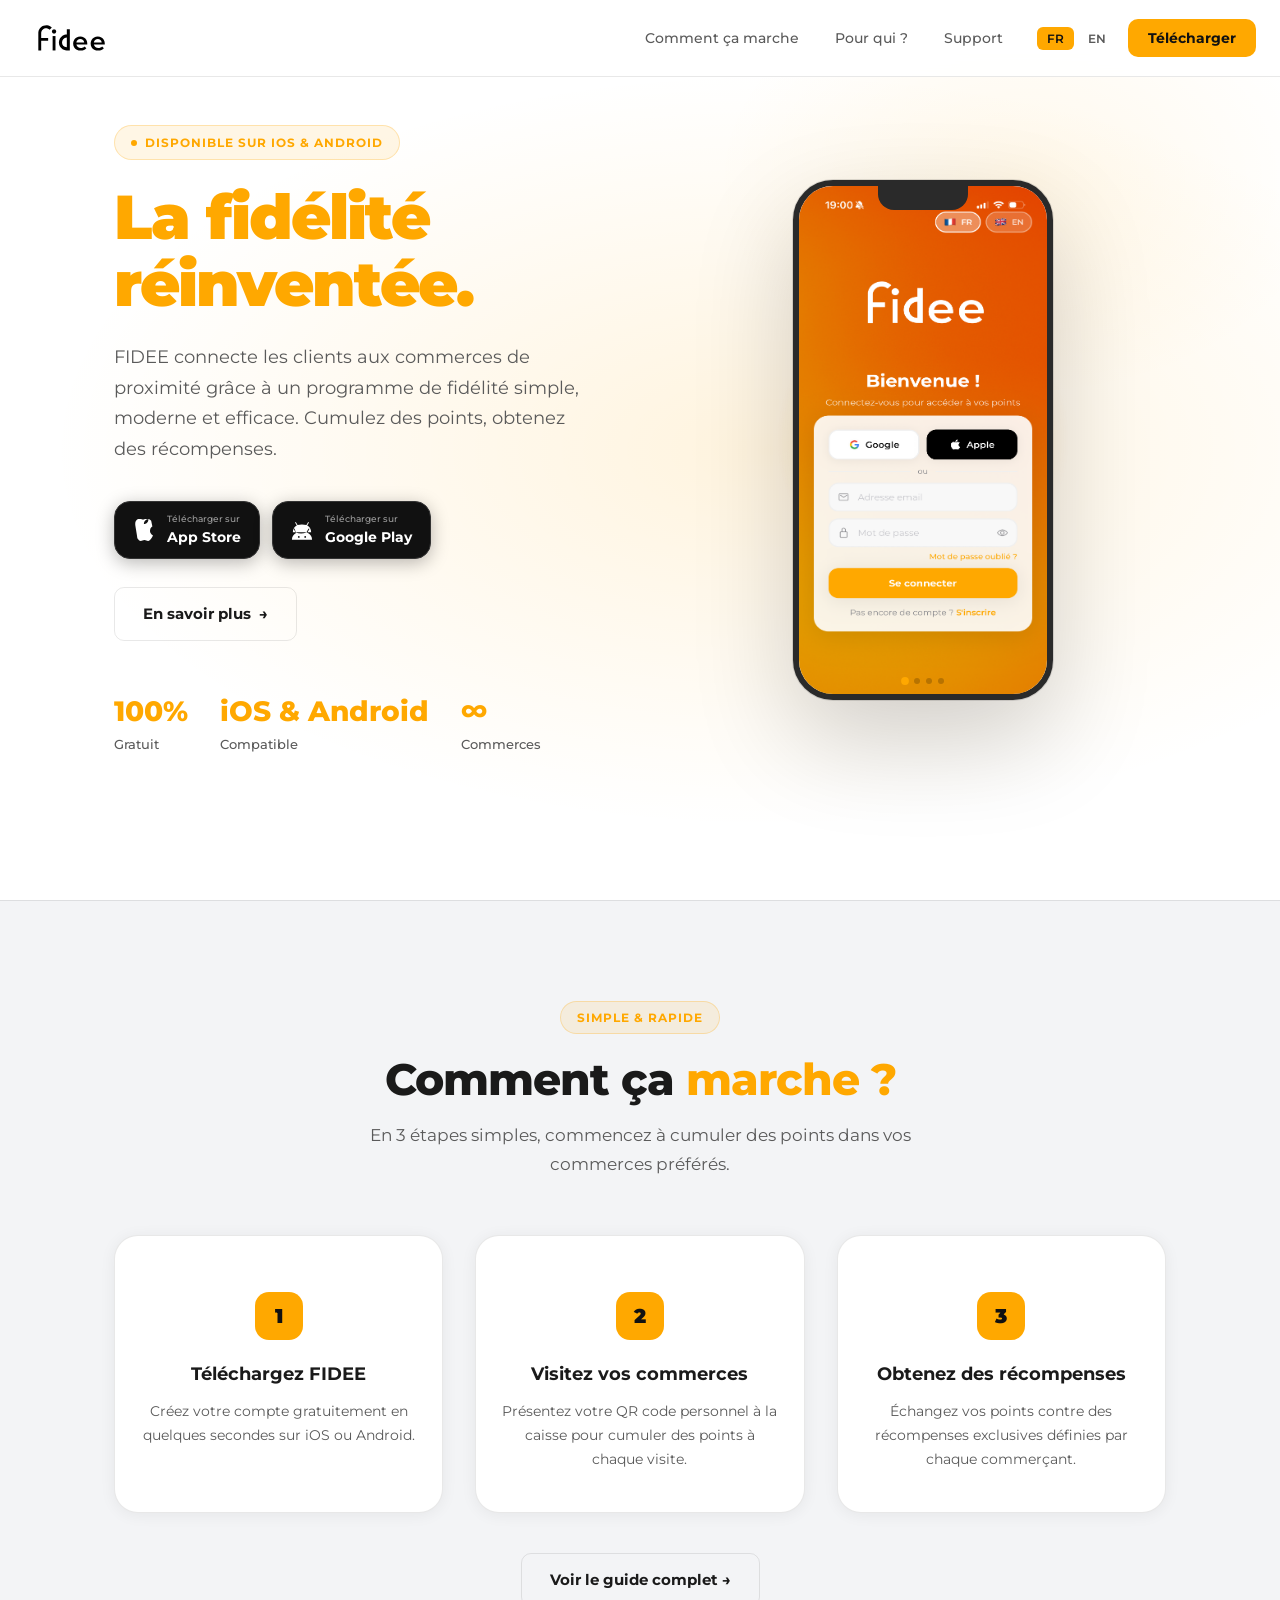
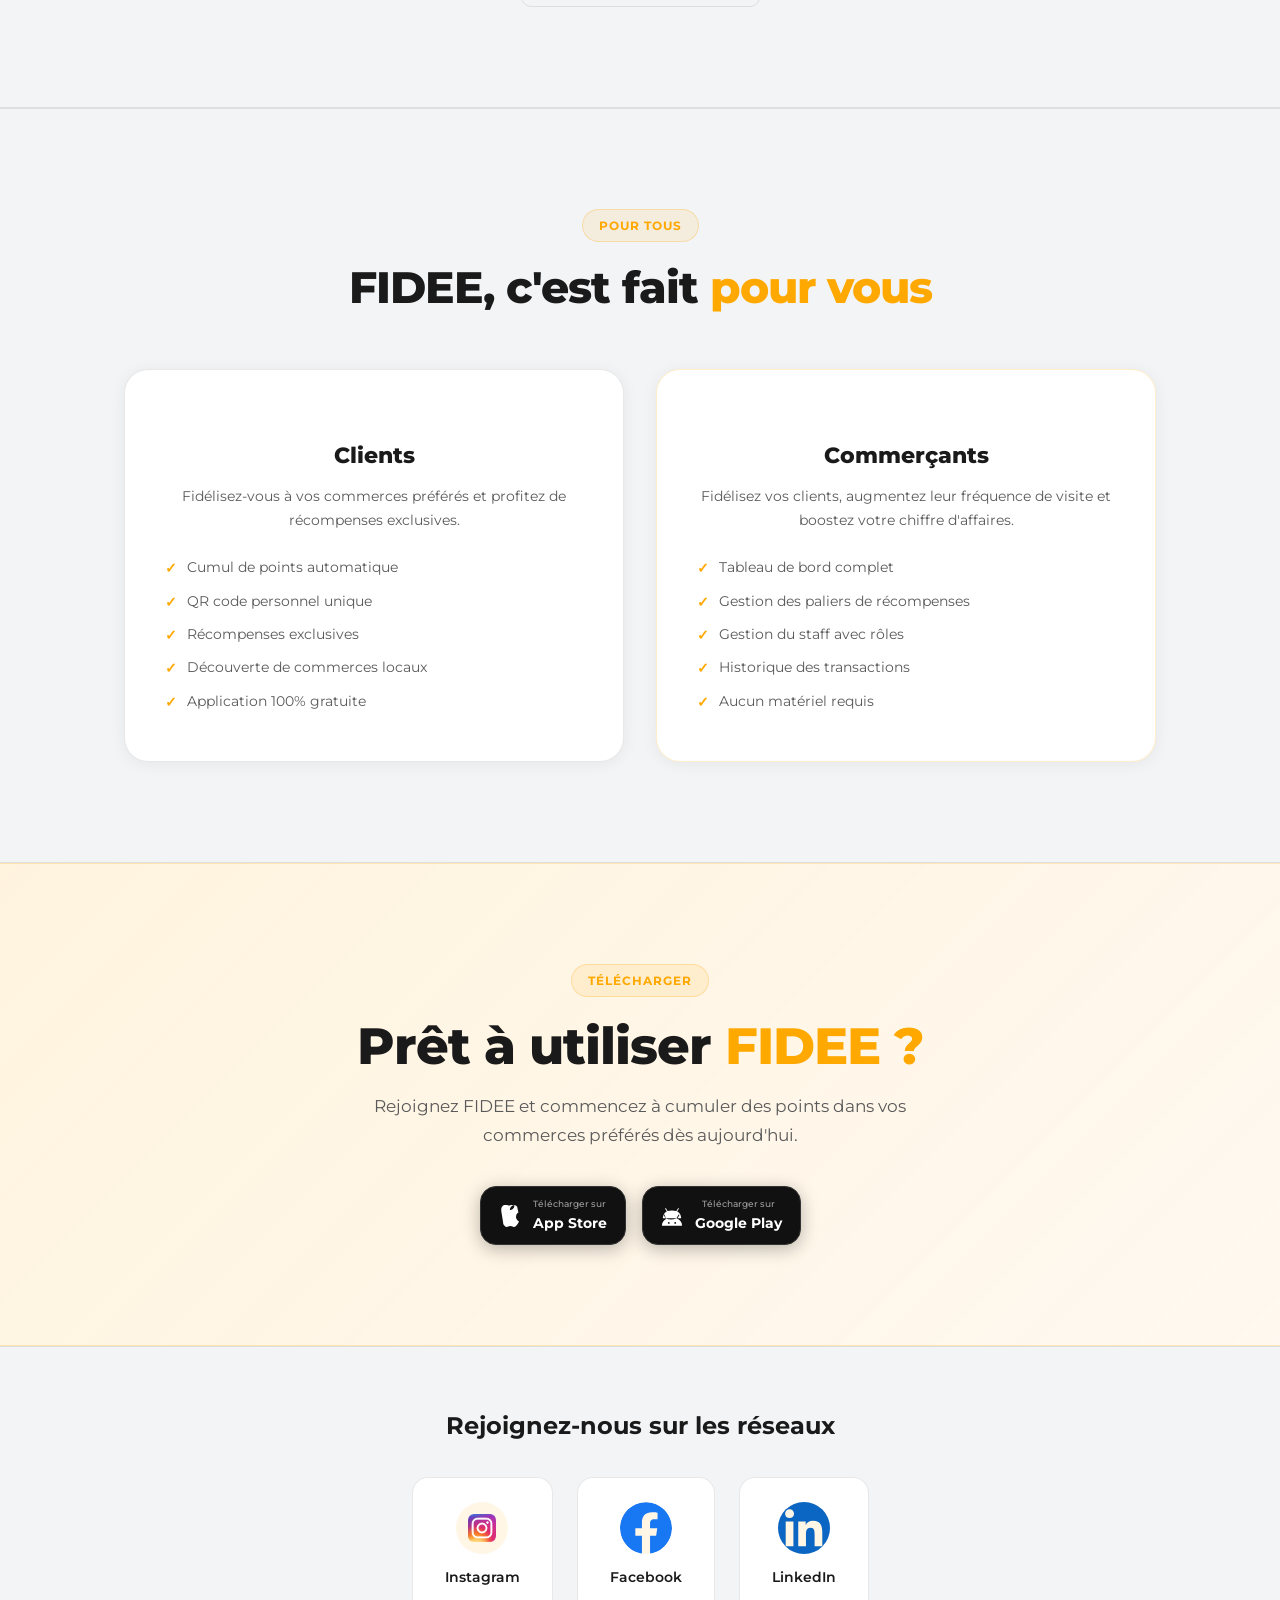
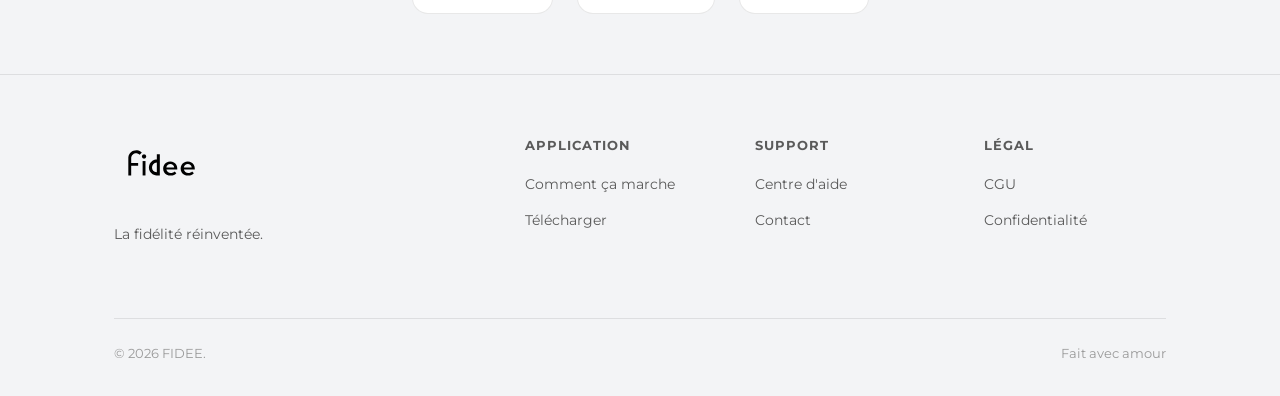
<file: index.html>
<!DOCTYPE html>
<html lang="fr">
<head>
  <meta charset="UTF-8">
  <meta name="viewport" content="width=device-width, initial-scale=1.0">
  <title>FIDEE — La fidélité réinventée</title>
  <meta name="description" content="FIDEE connecte les clients aux commerces locaux grâce à un programme de fidélité simple, moderne et efficace.">
  <link rel="icon" type="image/png" sizes="32x32" href="Design%20sans%20titre%20(1).png">
  <link rel="icon" type="image/png" sizes="192x192" href="Design%20sans%20titre%20(1).png">
  <link rel="apple-touch-icon" sizes="180x180" href="Design%20sans%20titre%20(1).png">
  <link rel="shortcut icon" href="Design%20sans%20titre%20(1).png">
  <link rel="stylesheet" href="style.css">
  <style>
    /* HERO */
    .hero {
      min-height: 100vh;
      display: flex;
      align-items: center;
      position: relative;
      overflow: hidden;
      padding-top: 80px;
    }

    .hero-bg {
      position: absolute;
      inset: 0;
      background: radial-gradient(ellipse 80% 60% at 60% 50%, rgba(255,168,0,0.13) 0%, transparent 70%),
                  radial-gradient(ellipse 40% 40% at 80% 20%, rgba(255,168,0,0.08) 0%, transparent 60%);
    }

    .hero-grid {
      display: grid;
      grid-template-columns: 1fr 1fr;
      gap: 80px;
      align-items: center;
      position: relative;
      z-index: 1;
    }

    .hero-tag {
      display: inline-flex;
      align-items: center;
      gap: 8px;
      background: rgba(255,168,0,0.1);
      border: 1px solid rgba(255,168,0,0.25);
      border-radius: 100px;
      padding: 7px 16px;
      font-size: 12px;
      font-weight: 700;
      color: var(--primary);
      text-transform: uppercase;
      letter-spacing: 1px;
      margin-bottom: 24px;
      animation: fadeUp 0.5s ease forwards;
    }

    .hero-dot {
      width: 6px; height: 6px;
      background: var(--primary);
      border-radius: 50%;
      animation: pulse 2s infinite;
    }

    .hero-title {
      font-size: clamp(38px, 5vw, 62px);
      font-weight: 900;
      line-height: 1.08;
      letter-spacing: -2px;
      margin-bottom: 24px;
      animation: fadeUp 0.5s ease 0.1s both forwards;
    }

    .hero-title span { color: var(--primary); }

    .hero-subtitle {
      font-size: 18px;
      color: var(--text-secondary);
      line-height: 1.7;
      margin-bottom: 36px;
      max-width: 480px;
      animation: fadeUp 0.5s ease 0.2s both forwards;
    }

    .hero-btns {
      display: flex;
      gap: 12px;
      flex-wrap: wrap;
      animation: fadeUp 0.5s ease 0.3s both forwards;
    }

    .hero-stats {
      display: flex;
      gap: 32px;
      margin-top: 48px;
      animation: fadeUp 0.5s ease 0.4s both forwards;
    }

    .hero-stat-value {
      font-size: 28px;
      font-weight: 800;
      color: var(--primary);
    }

    .hero-stat-label {
      font-size: 13px;
      color: var(--text-secondary);
      font-weight: 500;
    }

    /* PHONE MOCKUP */
    .phone-wrapper {
      display: flex;
      justify-content: center;
      align-items: center;
      position: relative;
      animation: fadeUp 0.5s ease 0.2s both forwards;
    }

    .phone-glow {
      position: absolute;
      width: 300px;
      height: 300px;
      background: radial-gradient(circle, rgba(255,168,0,0.28) 0%, transparent 70%);
      border-radius: 50%;
      animation: float 4s ease-in-out infinite;
    }

    .phone {
      width: 260px;
      height: 520px;
      background: var(--card);
      border-radius: 40px;
      border: 6px solid #2A2A2A;
      box-shadow: 0 40px 100px rgba(0,0,0,0.18), 0 0 0 1px rgba(0,0,0,0.12);
      overflow: hidden;
      position: relative;
      animation: float 4s ease-in-out infinite;
    }

    .phone-notch {
      position: absolute;
      top: 0;
      left: 50%;
      transform: translateX(-50%);
      width: 90px;
      height: 24px;
      background: #2A2A2A;
      border-radius: 0 0 16px 16px;
      z-index: 3;
    }

    .phone-carousel {
      position: relative;
      width: 100%;
      height: 100%;
      overflow: hidden;
    }

    .phone-carousel-track {
      display: flex;
      height: 100%;
      transition: transform 0.5s ease;
    }

    .phone-carousel-slide {
      min-width: 100%;
      height: 100%;
      object-fit: fill;
      display: block;
    }

    .phone-carousel-dots {
      position: absolute;
      bottom: 10px;
      left: 50%;
      transform: translateX(-50%);
      display: flex;
      gap: 6px;
      z-index: 2;
    }

    .phone-carousel-dot {
      width: 6px;
      height: 6px;
      border-radius: 50%;
      background: rgba(0,0,0,0.2);
      cursor: pointer;
      transition: background 0.3s, transform 0.3s;
    }

    .phone-carousel-dot.active {
      background: var(--primary);
      transform: scale(1.3);
    }

    /* HOW IT WORKS */
    .how-bg {
      background: var(--dark-2);
      border-top: 1px solid var(--border);
      border-bottom: 1px solid var(--border);
    }

    .steps {
      display: grid;
      grid-template-columns: repeat(3, 1fr);
      gap: 32px;
      margin-top: 56px;
    }

    .step {
      text-align: center;
      padding: 40px 24px;
      background: #FFFFFF;
      border: 1px solid var(--border);
      border-radius: var(--radius-xl);
      position: relative;
      transition: all 0.3s;
      box-shadow: 0 2px 16px rgba(0,0,0,0.06);
    }

    .step:hover {
      border-color: rgba(255,168,0,0.3);
      transform: translateY(-6px);
    }

    .step-num {
      width: 48px;
      height: 48px;
      background: var(--primary);
      color: #111111;
      font-weight: 900;
      font-size: 20px;
      border-radius: 14px;
      display: flex;
      align-items: center;
      justify-content: center;
      margin: 0 auto 20px;
    }

    .step-emoji {
      font-size: 40px;
      margin-bottom: 16px;
      display: block;
    }

    .step h3 {
      font-size: 18px;
      font-weight: 700;
      margin-bottom: 12px;
    }

    .step p {
      font-size: 14px;
      color: var(--text-secondary);
      line-height: 1.7;
    }

    /* FEATURES */
    .features-grid {
      display: grid;
      grid-template-columns: 1fr 1fr;
      gap: 24px;
      margin-top: 56px;
    }

    .feature-card {
      background: #FFFFFF;
      border: 1px solid var(--border);
      border-radius: var(--radius-xl);
      padding: 36px;
      transition: all 0.3s;
      box-shadow: 0 2px 16px rgba(0,0,0,0.06);
    }

    .feature-card:hover {
      border-color: rgba(255,168,0,0.2);
      transform: translateY(-4px);
    }

    .feature-card.featured {
      background: linear-gradient(135deg, rgba(255,168,0,0.14) 0%, rgba(255,140,0,0.06) 100%);
      border-color: rgba(255,168,0,0.35);
      grid-column: 1 / -1;
    }

    .feature-icon {
      font-size: 36px;
      margin-bottom: 20px;
      display: block;
    }

    .feature-card h3 {
      font-size: 20px;
      font-weight: 700;
      margin-bottom: 12px;
    }

    .feature-card p {
      font-size: 14px;
      color: var(--text-secondary);
      line-height: 1.7;
    }

    /* FOR WHOM */
    .for-whom-grid {
      display: flex;
      justify-content: center;
      gap: 32px;
      margin-top: 56px;
      max-width: 1040px;
      margin-left: auto;
      margin-right: auto;
      flex-wrap: wrap;
    }

    .audience-card {
      background: #FFFFFF;
      border: 1px solid var(--border);
      border-radius: var(--radius-xl);
      padding: 48px 40px;
      text-align: center;
      transition: all 0.3s;
      flex: 1 1 420px;
      max-width: 500px;
      box-shadow: 0 2px 16px rgba(0,0,0,0.06);
    }

    .audience-card:hover {
      border-color: rgba(255,168,0,0.3);
      transform: translateY(-6px);
    }

    .audience-emoji {
      font-size: 52px;
      margin-bottom: 20px;
      display: block;
    }

    .audience-card h3 {
      font-size: 22px;
      font-weight: 800;
      margin-bottom: 12px;
    }

    .audience-card p {
      font-size: 14px;
      color: var(--text-secondary);
      line-height: 1.7;
      margin-bottom: 24px;
    }

    .audience-perks {
      list-style: none;
      text-align: left;
      display: flex;
      flex-direction: column;
      gap: 10px;
    }

    .audience-perks li {
      display: flex;
      align-items: flex-start;
      gap: 10px;
      font-size: 14px;
      color: var(--text-secondary);
    }

    .audience-perks li::before {
      content: '✓';
      color: var(--primary);
      font-weight: 800;
      flex-shrink: 0;
      margin-top: 1px;
    }

    /* CTA */
    .cta-section {
      background: linear-gradient(135deg, rgba(255,168,0,0.13) 0%, rgba(255,140,0,0.06) 100%);
      border-top: 1px solid rgba(255,168,0,0.22);
      border-bottom: 1px solid rgba(255,168,0,0.22);
      text-align: center;
      padding: 100px 0;
    }

    .cta-section .section-title { font-size: clamp(32px, 4vw, 52px); }

    .store-btns {
      display: flex;
      gap: 16px;
      justify-content: center;
      margin-top: 36px;
      flex-wrap: wrap;
    }

    .store-btn {
      display: flex;
      align-items: center;
      gap: 12px;
      background: #111111;
      border: 1.5px solid #333;
      border-radius: var(--radius);
      padding: 10px 18px;
      text-decoration: none;
      color: #FFFFFF;
      transition: all 0.25s;
      min-width: 140px;
      box-shadow: 0 4px 18px rgba(0,0,0,0.28);
    }

    .store-btn:hover {
      border-color: var(--primary);
      transform: translateY(-3px);
      box-shadow: 0 8px 28px rgba(255,168,0,0.22);
    }

    .store-btn-disabled {
      opacity: 0.5;
      cursor: not-allowed;
      background: #2A2A2A;
    }

    .store-btn-disabled:hover {
      transform: none;
      border-color: #333;
      box-shadow: 0 4px 18px rgba(0,0,0,0.28);
    }

    .store-btn-icon {
      display: flex;
      align-items: center;
      justify-content: center;
      flex-shrink: 0;
    }

    .store-btn-sub {
      font-size: 9px;
      color: rgba(255,255,255,0.6);
      font-weight: 500;
    }

    .store-btn-name {
      font-size: 14px;
      font-weight: 700;
      color: #FFFFFF;
    }

    /* SOCIAL SECTION */
    .social-section {
      padding: 60px 0;
      background: var(--dark-2);
      border-top: 1px solid var(--border);
    }

    .social-title {
      font-size: 24px;
      font-weight: 700;
      margin-bottom: 32px;
      color: var(--text);
    }

    .social-links {
      display: flex;
      justify-content: center;
      gap: 24px;
      flex-wrap: wrap;
    }

    .social-btn {
      display: flex;
      flex-direction: column;
      align-items: center;
      gap: 12px;
      padding: 24px 32px;
      background: var(--card);
      border: 1.5px solid var(--border);
      border-radius: var(--radius);
      text-decoration: none;
      color: var(--text);
      font-weight: 600;
      font-size: 14px;
      transition: all 0.3s;
    }

    .social-btn:hover {
      border-color: var(--primary);
      transform: translateY(-4px);
      box-shadow: 0 8px 24px rgba(0,0,0,0.1);
    }

    .social-icon {
      width: 52px;
      height: 52px;
      background: rgba(255,168,0,0.1);
      border-radius: 50%;
      display: flex;
      align-items: center;
      justify-content: center;
      color: var(--text);
    }

    .social-icon-image {
      width: 28px;
      height: auto;
      display: block;
    }

    .social-btn.instagram .social-icon {
      color: #E4405F;
    }

    .social-btn.facebook .social-icon {
      color: #1877F2;
    }

    .social-btn.linkedin .social-icon {
      color: #0A66C2;
    }

    .social-btn.instagram:hover .social-icon {
      background: linear-gradient(135deg, #667eea 0%, #764ba2 100%);
      color: white;
    }

    .social-btn.facebook:hover .social-icon {
      background: #1877F2;
      color: white;
    }

    .social-btn.linkedin:hover .social-icon {
      background: #0A66C2;
      color: white;
    }

    @media (max-width: 768px) {
      .social-section { padding: 40px 0; }
      .social-links { gap: 12px; }
      .social-btn {
        padding: 14px 16px;
        font-size: 13px;
      }
      .social-icon {
        width: 44px;
        height: 44px;
      }
      .hero-grid { grid-template-columns: 1fr; gap: 48px; }
      .phone-wrapper { order: -1; }
      .steps { grid-template-columns: 1fr; }
      .features-grid { grid-template-columns: 1fr; }
      .feature-card.featured { grid-column: auto; }
      .for-whom-grid {
        flex-direction: column;
        align-items: center;
      }
      .audience-card {
        width: 100%;
        max-width: 560px;
      }
      .hero-stats { gap: 20px; }
    }
  </style>
</head>
<body>

<div id="navbar-placeholder"></div>
<div id="mobilenav-placeholder"></div>

<!-- HERO -->
<section class="hero">
  <div class="hero-bg"></div>
  <div class="container">
    <div class="hero-grid">
      <div>
        <div class="hero-tag">
          <span class="hero-dot"></span>
          <span data-fr="Disponible sur iOS & Android" data-en="Available on iOS & Android">Disponible sur iOS & Android</span>
        </div>
        <h1 class="hero-title">
          <span data-fr="La fidélité" data-en="Loyalty">La fidélité</span><br>
          <span data-fr="réinventée." data-en="reinvented.">réinventée.</span>
        </h1>
        <p class="hero-subtitle" data-fr="FIDEE connecte les clients aux commerces de proximité grâce à un programme de fidélité simple, moderne et efficace. Cumulez des points, obtenez des récompenses." data-en="FIDEE connects customers to local businesses through a simple, modern and effective loyalty program. Earn points, get rewards.">
          FIDEE connecte les clients aux commerces de proximité grâce à un programme de fidélité simple, moderne et efficace. Cumulez des points, obtenez des récompenses.
        </p>
        <div class="hero-btns">
          <a href="https://apps.apple.com/fr/app/fidee/id6761279817" class="store-btn">
            <span class="store-btn-icon"><svg width="22" height="22" viewBox="0 0 814 1000" fill="white"><path d="M788.1 340.9c-5.8 4.5-108.2 62.2-108.2 190.5 0 148.4 130.3 200.9 134.2 202.2-.6 3.2-20.7 71.9-68.7 141.9-42.8 61.6-87.5 123.1-155.5 123.1s-85.5-39.5-164-39.5c-76 0-103.7 40.8-165.9 40.8s-105-57.8-155.5-127.4C46 442.9 8.1 330.3 8.1 221.1c0-154.9 99.7-235.9 197.8-235.9 64.2 0 117.5 42.1 156.6 42.1 37.3 0 99-44.9 172.3-44.9 28.2 0 126 2.6 198.3 99.2zm-234-181.5c31.1-36.9 53.1-88.1 53.1-139.3 0-7.1-.6-14.3-1.9-20.1-50.6 1.9-110.8 33.7-147.1 75.8-28.5 32.4-55.1 83.6-55.1 135.5 0 7.8 1.3 15.6 1.9 18.1 3.2.6 8.4 1.3 13.6 1.3 45.4 0 102.5-30.4 135.5-71.3z"/></svg></span>
            <div>
              <div class="store-btn-sub" data-fr="Télécharger sur" data-en="Download on">Télécharger sur</div>
              <div class="store-btn-name">App Store</div>
            </div>
          </a>
          <a href="telechargement-android.html" class="store-btn">
            <span class="store-btn-icon"><svg width="22" height="22" viewBox="0 0 24 24" fill="white"><path d="M17.523 15.341 19.94 11.1a.48.48 0 0 0-.175-.656.48.48 0 0 0-.656.175l-2.448 4.239a15.274 15.274 0 0 1-5.662 1.069 15.274 15.274 0 0 1-5.662-1.069L3.889 10.62a.481.481 0 1 0-.832.481l2.418 4.241C2.715 16.842 1.059 19.477 1 22.5h22c-.059-3.023-1.715-5.658-4.477-7.159zM8.5 20.5a1 1 0 1 1 0-2 1 1 0 0 1 0 2zm7 0a1 1 0 1 1 0-2 1 1 0 0 1 0 2zM6.309 7.105l-1.73-2.998a.48.48 0 0 1 .175-.656.48.48 0 0 1 .656.175l1.75 3.031A14.945 14.945 0 0 1 12 5.979c1.691 0 3.31.287 4.84.678l1.75-3.031a.48.48 0 0 1 .656-.175.48.48 0 0 1 .175.656l-1.73 2.998C20.122 8.307 22 11.01 22 14.5H2c0-3.49 1.878-6.193 4.309-7.395z"/></svg></span>
            <div>
              <div class="store-btn-sub" data-fr="Télécharger sur" data-en="Download on">Télécharger sur</div>
              <div class="store-btn-name">Google Play</div>
            </div>
          </a>
          <a href="comment-ca-marche.html" class="btn btn-outline" style="margin-top: 16px;">
            <span data-fr="En savoir plus" data-en="Learn more">En savoir plus</span> →
          </a>
        </div>
        <div class="hero-stats">
          <div>
            <div class="hero-stat-value">100%</div>
            <div class="hero-stat-label" data-fr="Gratuit" data-en="Free">Gratuit</div>
          </div>
          <div>
            <div class="hero-stat-value">iOS & Android</div>
            <div class="hero-stat-label" data-fr="Compatible" data-en="Compatible">Compatible</div>
          </div>
          <div>
            <div class="hero-stat-value">∞</div>
            <div class="hero-stat-label" data-fr="Commerces" data-en="Merchants">Commerces</div>
          </div>
        </div>
      </div>

      <!-- PHONE MOCKUP -->
      <div class="phone-wrapper">
        <div class="phone-glow"></div>
        <div class="phone">
          <div class="phone-notch"></div>
          <div class="phone-carousel">
            <div class="phone-carousel-track">
              <img src="screenshots/screen1.PNG" data-src-fr="screenshots/screen1.PNG" data-src-en="screenshots/screen1en.PNG" alt="Capture d'écran 1" class="phone-carousel-slide" />
              <img src="screenshots/screen2.jpg" data-src-fr="screenshots/screen2.jpg" data-src-en="screenshots/screen2en.jpg" alt="Capture d'écran 2" class="phone-carousel-slide" />
              <img src="screenshots/screen3.jpg" data-src-fr="screenshots/screen3.jpg" data-src-en="screenshots/screen3en.jpg" alt="Capture d'écran 3" class="phone-carousel-slide" />
              <img src="screenshots/screen4.jpg" data-src-fr="screenshots/screen4.jpg" data-src-en="screenshots/screen4en.jpg" alt="Capture d'écran 4" class="phone-carousel-slide" />
            </div>
            <div class="phone-carousel-dots">
              <span class="phone-carousel-dot active"></span>
              <span class="phone-carousel-dot"></span>
              <span class="phone-carousel-dot"></span>
              <span class="phone-carousel-dot"></span>
            </div>
          </div>
        </div>
      </div>
    </div>
  </div>
</section>

<!-- COMMENT CA MARCHE -->
<section class="how-bg" id="comment-ca-marche">
  <div class="container">
    <div class="text-center">
      <div class="section-tag"><span data-fr="Simple & Rapide" data-en="Simple & Fast">Simple & Rapide</span></div>
      <h2 class="section-title" data-fr="Comment ça <span>marche ?</span>" data-en="How does it <span>work?</span>">Comment ça <span>marche ?</span></h2>
      <p class="section-subtitle" data-fr="En 3 étapes simples, commencez à cumuler des points dans vos commerces préférés." data-en="In 3 simple steps, start earning points at your favorite stores.">
        En 3 étapes simples, commencez à cumuler des points dans vos commerces préférés.
      </p>
    </div>
    <div class="steps">
      <div class="step">
        <span class="step-emoji"></span>
        <div class="step-num">1</div>
        <h3 data-fr="Téléchargez FIDEE" data-en="Download FIDEE">Téléchargez FIDEE</h3>
        <p data-fr="Créez votre compte gratuitement en quelques secondes sur iOS ou Android." data-en="Create your account for free in just a few seconds on iOS or Android.">
          Créez votre compte gratuitement en quelques secondes sur iOS ou Android.
        </p>
      </div>
      <div class="step">
        <span class="step-emoji"></span>
        <div class="step-num">2</div>
        <h3 data-fr="Visitez vos commerces" data-en="Visit your stores">Visitez vos commerces</h3>
        <p data-fr="Présentez votre QR code personnel à la caisse pour cumuler des points à chaque visite." data-en="Show your personal QR code at checkout to earn points on every visit.">
          Présentez votre QR code personnel à la caisse pour cumuler des points à chaque visite.
        </p>
      </div>
      <div class="step">
        <span class="step-emoji"></span>
        <div class="step-num">3</div>
        <h3 data-fr="Obtenez des récompenses" data-en="Get rewards">Obtenez des récompenses</h3>
        <p data-fr="Échangez vos points contre des récompenses exclusives définies par chaque commerçant." data-en="Redeem your points for exclusive rewards defined by each merchant.">
          Échangez vos points contre des récompenses exclusives définies par chaque commerçant.
        </p>
      </div>
    </div>
    <div style="text-align:center; margin-top:40px;">
      <a href="comment-ca-marche.html" class="btn btn-outline" data-fr="Voir le guide complet →" data-en="See full guide →">Voir le guide complet →</a>
    </div>
  </div>
</section>

<!-- POUR QUI -->
<section class="how-bg" id="pour-qui">
  <div class="container">
    <div class="text-center">
      <div class="section-tag"><span data-fr="Pour tous" data-en="For everyone">Pour tous</span></div>
      <h2 class="section-title" data-fr="FIDEE, c'est fait <span>pour vous</span>" data-en="FIDEE is made <span>for you</span>">FIDEE, c'est fait <span>pour vous</span></h2>
    </div>
    <div class="for-whom-grid">
      <div class="audience-card">
        <span class="audience-emoji"></span>
        <h3 data-fr="Clients" data-en="Customers">Clients</h3>
        <p data-fr="Fidélisez-vous à vos commerces préférés et profitez de récompenses exclusives." data-en="Stay loyal to your favorite stores and enjoy exclusive rewards.">
          Fidélisez-vous à vos commerces préférés et profitez de récompenses exclusives.
        </p>
        <ul class="audience-perks">
          <li data-fr="Cumul de points automatique" data-en="Automatic points accumulation">Cumul de points automatique</li>
          <li data-fr="QR code personnel unique" data-en="Unique personal QR code">QR code personnel unique</li>
          <li data-fr="Récompenses exclusives" data-en="Exclusive rewards">Récompenses exclusives</li>
          <li data-fr="Découverte de commerces locaux" data-en="Local store discovery">Découverte de commerces locaux</li>
          <li data-fr="Application 100% gratuite" data-en="100% free app">Application 100% gratuite</li>
        </ul>
      </div>
      <div class="audience-card" style="border-color: rgba(255,168,0,0.2);">
        <span class="audience-emoji"></span>
        <h3 data-fr="Commerçants" data-en="Merchants">Commerçants</h3>
        <p data-fr="Fidélisez vos clients, augmentez leur fréquence de visite et boostez votre chiffre d'affaires." data-en="Retain customers, increase visit frequency and boost your revenue.">
          Fidélisez vos clients, augmentez leur fréquence de visite et boostez votre chiffre d'affaires.
        </p>
        <ul class="audience-perks">
          <li data-fr="Tableau de bord complet" data-en="Complete dashboard">Tableau de bord complet</li>
          <li data-fr="Gestion des paliers de récompenses" data-en="Reward tier management">Gestion des paliers de récompenses</li>
          <li data-fr="Gestion du staff avec rôles" data-en="Staff management with roles">Gestion du staff avec rôles</li>
          <li data-fr="Historique des transactions" data-en="Transaction history">Historique des transactions</li>
          <li data-fr="Aucun matériel requis" data-en="No hardware required">Aucun matériel requis</li>
        </ul>
      </div>
    </div>
  </div>
</section>

<!-- CTA -->
<section class="cta-section" id="telecharger">
  <div class="container">
    <div class="section-tag" style="margin: 0 auto 20px;"><span data-fr="Télécharger" data-en="Download">Télécharger</span></div>
    <h2 class="section-title" data-fr="Prêt à utiliser <span>FIDEE ?</span>" data-en="Ready to use <span>FIDEE?</span>">Prêt à utiliser <span>FIDEE ?</span></h2>
    <p class="section-subtitle" style="margin: 16px auto 0;" data-fr="Rejoignez FIDEE et commencez à cumuler des points dans vos commerces préférés dès aujourd'hui." data-en="Join FIDEE and start earning points at your favorite stores today.">
      Rejoignez FIDEE et commencez à cumuler des points dans vos commerces préférés dès aujourd'hui.
    </p>
    <div class="store-btns">
      <a href="https://apps.apple.com/fr/app/fidee/id6761279817" class="store-btn">
        <span class="store-btn-icon"><svg width="22" height="22" viewBox="0 0 814 1000" fill="white"><path d="M788.1 340.9c-5.8 4.5-108.2 62.2-108.2 190.5 0 148.4 130.3 200.9 134.2 202.2-.6 3.2-20.7 71.9-68.7 141.9-42.8 61.6-87.5 123.1-155.5 123.1s-85.5-39.5-164-39.5c-76 0-103.7 40.8-165.9 40.8s-105-57.8-155.5-127.4C46 442.9 8.1 330.3 8.1 221.1c0-154.9 99.7-235.9 197.8-235.9 64.2 0 117.5 42.1 156.6 42.1 37.3 0 99-44.9 172.3-44.9 28.2 0 126 2.6 198.3 99.2zm-234-181.5c31.1-36.9 53.1-88.1 53.1-139.3 0-7.1-.6-14.3-1.9-20.1-50.6 1.9-110.8 33.7-147.1 75.8-28.5 32.4-55.1 83.6-55.1 135.5 0 7.8 1.3 15.6 1.9 18.1 3.2.6 8.4 1.3 13.6 1.3 45.4 0 102.5-30.4 135.5-71.3z"/></svg></span>
        <div>
          <div class="store-btn-sub" data-fr="Télécharger sur" data-en="Download on">Télécharger sur</div>
          <div class="store-btn-name">App Store</div>
        </div>
      </a>
      <a href="telechargement-android.html" class="store-btn">
        <span class="store-btn-icon"><svg width="22" height="22" viewBox="0 0 24 24" fill="white"><path d="M17.523 15.341 19.94 11.1a.48.48 0 0 0-.175-.656.48.48 0 0 0-.656.175l-2.448 4.239a15.274 15.274 0 0 1-5.662 1.069 15.274 15.274 0 0 1-5.662-1.069L3.889 10.62a.481.481 0 1 0-.832.481l2.418 4.241C2.715 16.842 1.059 19.477 1 22.5h22c-.059-3.023-1.715-5.658-4.477-7.159zM8.5 20.5a1 1 0 1 1 0-2 1 1 0 0 1 0 2zm7 0a1 1 0 1 1 0-2 1 1 0 0 1 0 2zM6.309 7.105l-1.73-2.998a.48.48 0 0 1 .175-.656.48.48 0 0 1 .656.175l1.75 3.031A14.945 14.945 0 0 1 12 5.979c1.691 0 3.31.287 4.84.678l1.75-3.031a.48.48 0 0 1 .656-.175.48.48 0 0 1 .175.656l-1.73 2.998C20.122 8.307 22 11.01 22 14.5H2c0-3.49 1.878-6.193 4.309-7.395z"/></svg></span>
        <div>
          <div class="store-btn-sub" data-fr="Télécharger sur" data-en="Download on">Télécharger sur</div>
          <div class="store-btn-name">Google Play</div>
        </div>
      </a>
    </div>
  </div>
</section>

<!-- SOCIAL NETWORKS -->
<section class="social-section">
  <div class="container">
    <div class="text-center">
      <h3 class="social-title" data-fr="Rejoignez-nous sur les réseaux" data-en="Follow us on social media">Rejoignez-nous sur les réseaux</h3>
    </div>
    <div class="social-links">
      <a href="https://www.instagram.com/fidee.app?igsh=MTVkeThjeGxtbGU3aQ==" target="_blank" class="social-btn instagram">
        <span class="social-icon">
          <img src="Instagram_icon.png" alt="Instagram" class="social-icon-image">
        </span>
        <span data-fr="Instagram" data-en="Instagram">Instagram</span>
      </a>
      <a href="https://www.facebook.com/share/18QEkgE79X/?mibextid=wwXIfr" target="_blank" class="social-btn facebook">
        <svg class="social-icon" viewBox="0 0 24 24" fill="currentColor" xmlns="http://www.w3.org/2000/svg">
          <path d="M24 12.073c0-6.627-5.373-12-12-12s-12 5.373-12 12c0 5.99 4.388 10.954 10.125 11.854v-8.385H7.078v-3.47h3.047V9.43c0-3.007 1.792-4.669 4.533-4.669 1.312 0 2.686.235 2.686.235v2.953H15.83c-1.491 0-1.956.925-1.956 1.874v2.25h3.328l-.532 3.47h-2.796v8.385C19.612 23.027 24 18.062 24 12.073z"/>
        </svg>
        <span data-fr="Facebook" data-en="Facebook">Facebook</span>
      </a>
      <a href="https://www.linkedin.com/company/fidee-app/" target="_blank" class="social-btn linkedin">
        <svg class="social-icon" viewBox="0 0 24 24" fill="currentColor" xmlns="http://www.w3.org/2000/svg">
          <path d="M20.447 20.452h-3.554v-5.569c0-1.328-.027-3.037-1.852-3.037-1.853 0-2.136 1.445-2.136 2.939v5.667H9.351V9h3.414v1.561h.046c.477-.9 1.637-1.85 3.37-1.85 3.601 0 4.267 2.37 4.267 5.455v6.286zM5.337 7.433c-1.144 0-2.063-.926-2.063-2.065 0-1.138.92-2.063 2.063-2.063 1.14 0 2.064.925 2.064 2.063 0 1.139-.925 2.065-2.064 2.065zm1.782 13.019H3.555V9h3.564v11.452zM22.225 0H1.771C.792 0 0 .774 0 1.729v20.542C0 23.227.792 24 1.771 24h20.451C23.2 24 24 23.227 24 22.271V1.729C24 .774 23.2 0 22.225 0z"/>
        </svg>
        <span data-fr="LinkedIn" data-en="LinkedIn">LinkedIn</span>
      </a>
    </div>
  </div>
</section>

<div id="footer-placeholder"></div>

<script src="components.js"></script>
<script>
  initComponents();

  // SMOOTH SECTIONS
  document.querySelectorAll('a[href^="#"]').forEach(function (anchor) {
    anchor.addEventListener('click', function (e) {
      var target = document.querySelector(this.getAttribute('href'));
      if (target) {
        e.preventDefault();
        target.scrollIntoView({ behavior: 'smooth', block: 'start' });
      }
    });
  });

  // PHONE CAROUSEL
  (function() {
    var track = document.querySelector('.phone-carousel-track');
    var dots = document.querySelectorAll('.phone-carousel-dot');
    var slides = document.querySelectorAll('.phone-carousel-slide');
    var current = 0;
    var total = slides.length;

    function updateSlidesSrc(lang) {
      slides.forEach(function(s) {
        var src = s.getAttribute('data-src-' + lang);
        if (src) s.src = src;
      });
    }

    function goTo(index) {
      current = (index + total) % total;
      track.style.transform = 'translateX(-' + (current * 100) + '%)';
      dots.forEach(function(d, i) {
        d.classList.toggle('active', i === current);
      });
    }

    dots.forEach(function(dot, i) {
      dot.addEventListener('click', function() { goTo(i); });
    });

    setInterval(function() { goTo(current + 1); }, 3500);

    // Switch screenshots on language change
    updateSlidesSrc(window.currentLang);
    window._onLangChange = function(lang) { updateSlidesSrc(lang); };
  })();
</script>
</body>
</html>
</file>
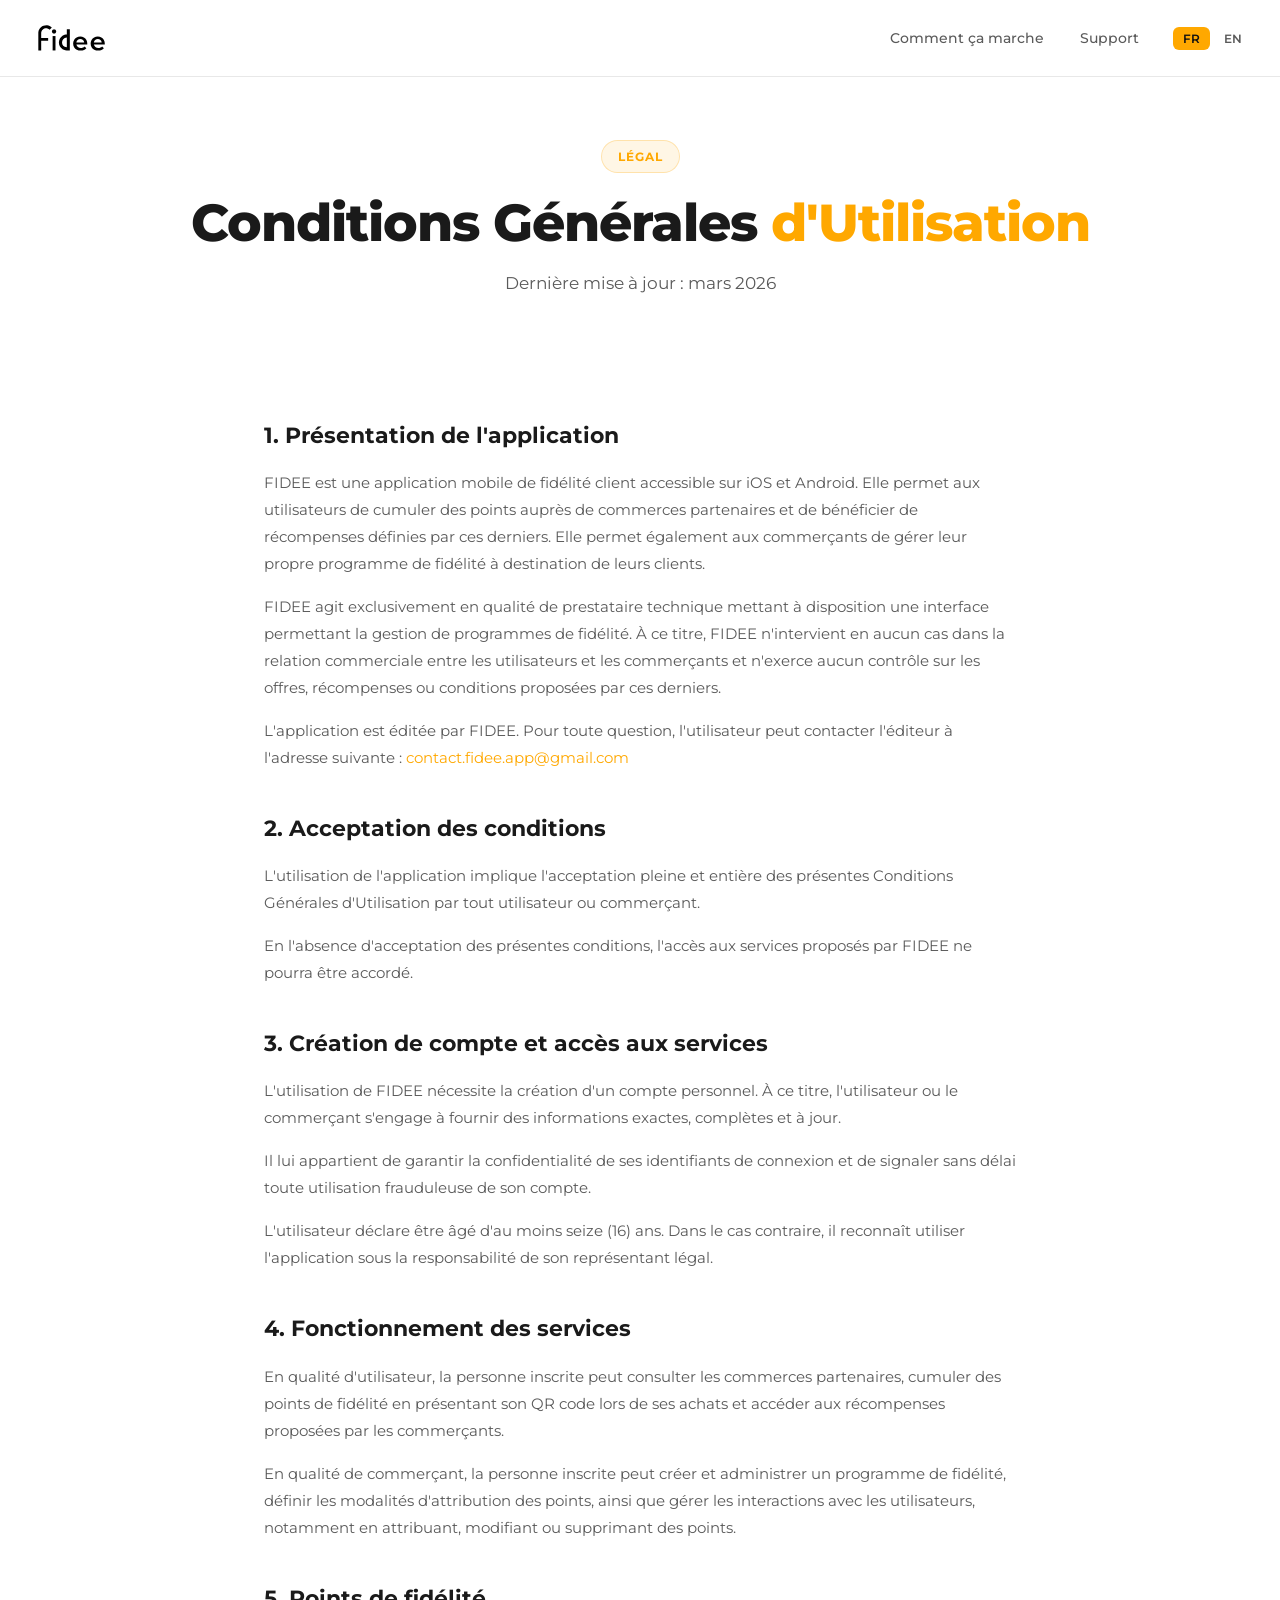
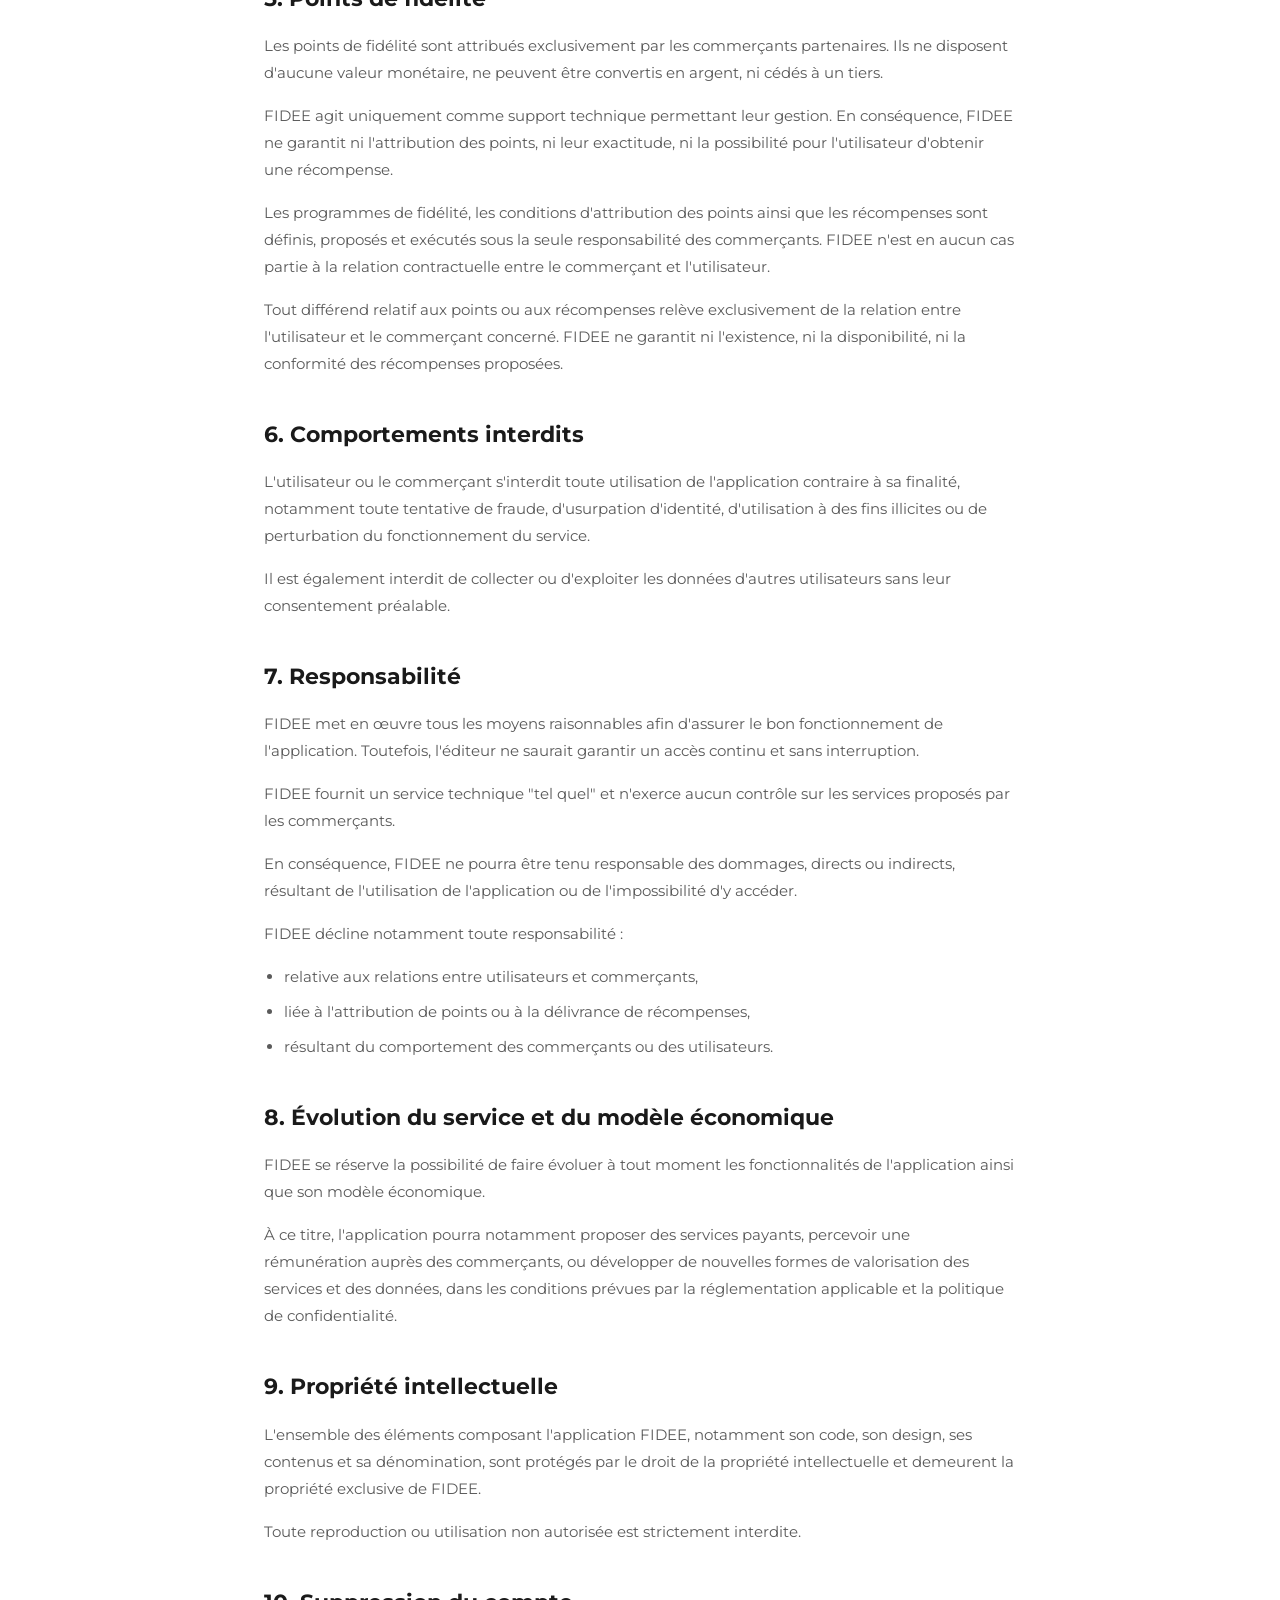
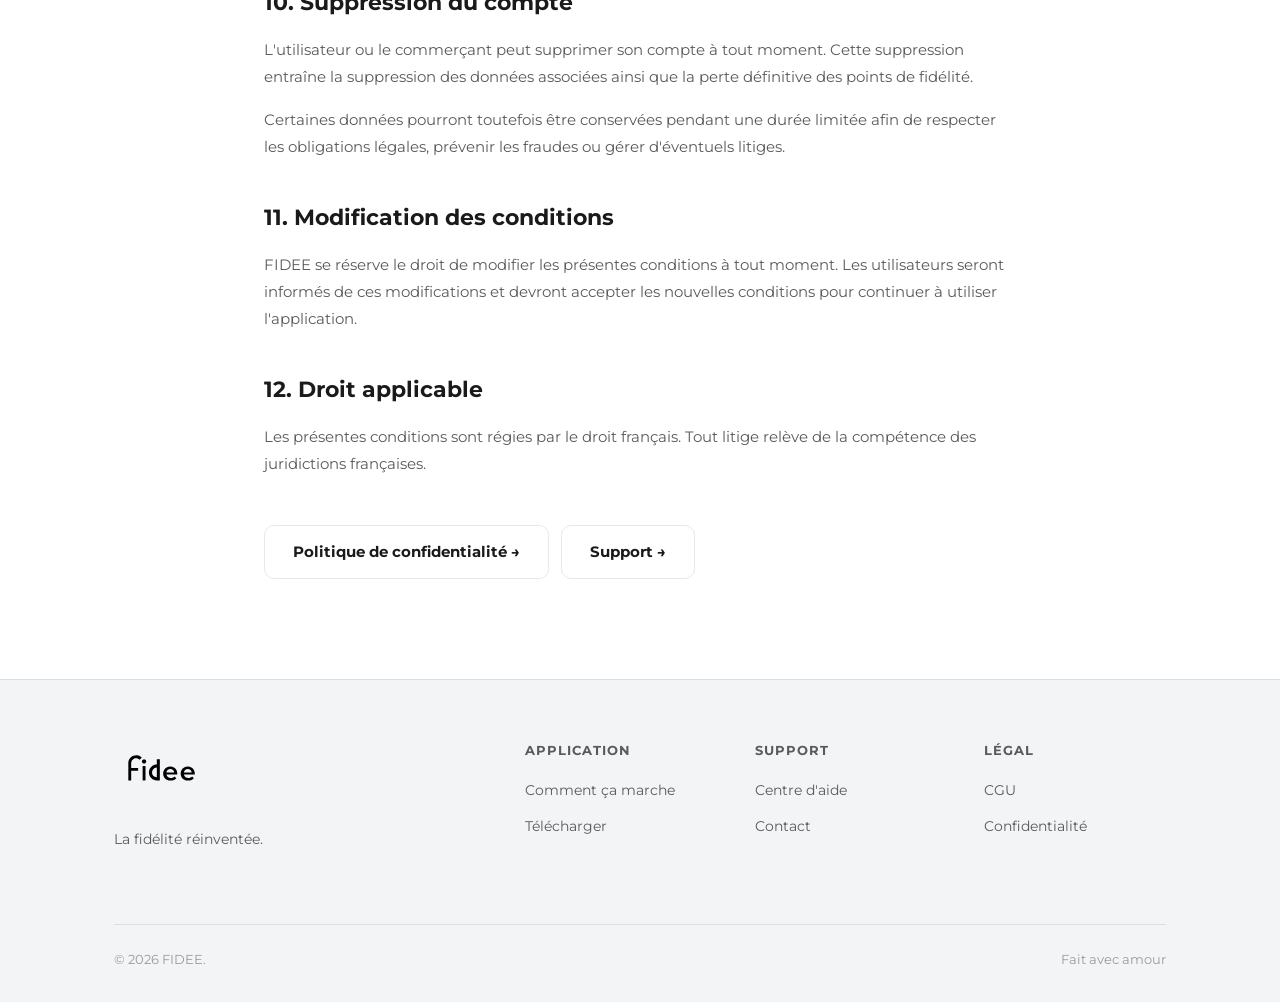
<file: cgu.html>
<!DOCTYPE html>
<html lang="fr">
<head>
  <meta charset="UTF-8">
  <meta name="viewport" content="width=device-width, initial-scale=1.0">
  <title>Conditions Générales d'Utilisation — FIDEE</title>
  <link rel="icon" type="image/png" sizes="32x32" href="Design%20sans%20titre%20(1).png">
  <link rel="icon" type="image/png" sizes="192x192" href="Design%20sans%20titre%20(1).png">
  <link rel="apple-touch-icon" sizes="180x180" href="Design%20sans%20titre%20(1).png">
  <link rel="shortcut icon" href="Design%20sans%20titre%20(1).png">
  <link rel="stylesheet" href="style.css">
</head>
<body>

<div id="navbar-placeholder"></div>
<div id="mobilenav-placeholder"></div>

<div class="page-hero">
  <div class="container">
    <div class="section-tag" style="margin: 0 auto 20px;"><span data-fr="Légal" data-en="Legal">Légal</span></div>
    <h1 class="section-title" data-fr="Conditions Générales <span>d'Utilisation</span>" data-en="Terms of <span>Service</span>">Conditions Générales <span>d'Utilisation</span></h1>
    <p class="section-subtitle" data-fr="Dernière mise à jour : mars 2026" data-en="Last updated: March 2026">Dernière mise à jour : mars 2026</p>
  </div>
</div>

<section style="padding-top: 0;">
  <div class="container" style="max-width: 800px;">
    <div class="prose" id="cgu-fr">
      <h2>1. Présentation de l'application</h2>
      <p>FIDEE est une application mobile de fidélité client accessible sur iOS et Android. Elle permet aux utilisateurs de cumuler des points auprès de commerces partenaires et de bénéficier de récompenses définies par ces derniers. Elle permet également aux commerçants de gérer leur propre programme de fidélité à destination de leurs clients.</p>
      <p>FIDEE agit exclusivement en qualité de prestataire technique mettant à disposition une interface permettant la gestion de programmes de fidélité. À ce titre, FIDEE n'intervient en aucun cas dans la relation commerciale entre les utilisateurs et les commerçants et n'exerce aucun contrôle sur les offres, récompenses ou conditions proposées par ces derniers.</p>
      <p>L'application est éditée par FIDEE. Pour toute question, l'utilisateur peut contacter l'éditeur à l'adresse suivante : <a href="mailto:contact.fidee.app@gmail.com">contact.fidee.app@gmail.com</a></p>

      <h2>2. Acceptation des conditions</h2>
      <p>L'utilisation de l'application implique l'acceptation pleine et entière des présentes Conditions Générales d'Utilisation par tout utilisateur ou commerçant.</p>
      <p>En l'absence d'acceptation des présentes conditions, l'accès aux services proposés par FIDEE ne pourra être accordé.</p>

      <h2>3. Création de compte et accès aux services</h2>
      <p>L'utilisation de FIDEE nécessite la création d'un compte personnel. À ce titre, l'utilisateur ou le commerçant s'engage à fournir des informations exactes, complètes et à jour.</p>
      <p>Il lui appartient de garantir la confidentialité de ses identifiants de connexion et de signaler sans délai toute utilisation frauduleuse de son compte.</p>
      <p>L'utilisateur déclare être âgé d'au moins seize (16) ans. Dans le cas contraire, il reconnaît utiliser l'application sous la responsabilité de son représentant légal.</p>

      <h2>4. Fonctionnement des services</h2>
      <p>En qualité d'utilisateur, la personne inscrite peut consulter les commerces partenaires, cumuler des points de fidélité en présentant son QR code lors de ses achats et accéder aux récompenses proposées par les commerçants.</p>
      <p>En qualité de commerçant, la personne inscrite peut créer et administrer un programme de fidélité, définir les modalités d'attribution des points, ainsi que gérer les interactions avec les utilisateurs, notamment en attribuant, modifiant ou supprimant des points.</p>

      <h2>5. Points de fidélité</h2>
      <p>Les points de fidélité sont attribués exclusivement par les commerçants partenaires. Ils ne disposent d'aucune valeur monétaire, ne peuvent être convertis en argent, ni cédés à un tiers.</p>
      <p>FIDEE agit uniquement comme support technique permettant leur gestion. En conséquence, FIDEE ne garantit ni l'attribution des points, ni leur exactitude, ni la possibilité pour l'utilisateur d'obtenir une récompense.</p>
      <p>Les programmes de fidélité, les conditions d'attribution des points ainsi que les récompenses sont définis, proposés et exécutés sous la seule responsabilité des commerçants. FIDEE n'est en aucun cas partie à la relation contractuelle entre le commerçant et l'utilisateur.</p>
      <p>Tout différend relatif aux points ou aux récompenses relève exclusivement de la relation entre l'utilisateur et le commerçant concerné. FIDEE ne garantit ni l'existence, ni la disponibilité, ni la conformité des récompenses proposées.</p>

      <h2>6. Comportements interdits</h2>
      <p>L'utilisateur ou le commerçant s'interdit toute utilisation de l'application contraire à sa finalité, notamment toute tentative de fraude, d'usurpation d'identité, d'utilisation à des fins illicites ou de perturbation du fonctionnement du service.</p>
      <p>Il est également interdit de collecter ou d'exploiter les données d'autres utilisateurs sans leur consentement préalable.</p>

      <h2>7. Responsabilité</h2>
      <p>FIDEE met en œuvre tous les moyens raisonnables afin d'assurer le bon fonctionnement de l'application. Toutefois, l'éditeur ne saurait garantir un accès continu et sans interruption.</p>
      <p>FIDEE fournit un service technique "tel quel" et n'exerce aucun contrôle sur les services proposés par les commerçants.</p>
      <p>En conséquence, FIDEE ne pourra être tenu responsable des dommages, directs ou indirects, résultant de l'utilisation de l'application ou de l'impossibilité d'y accéder.</p>
      <p>FIDEE décline notamment toute responsabilité :</p>
      <ul>
        <li>relative aux relations entre utilisateurs et commerçants,</li>
        <li>liée à l'attribution de points ou à la délivrance de récompenses,</li>
        <li>résultant du comportement des commerçants ou des utilisateurs.</li>
      </ul>

      <h2>8. Évolution du service et du modèle économique</h2>
      <p>FIDEE se réserve la possibilité de faire évoluer à tout moment les fonctionnalités de l'application ainsi que son modèle économique.</p>
      <p>À ce titre, l'application pourra notamment proposer des services payants, percevoir une rémunération auprès des commerçants, ou développer de nouvelles formes de valorisation des services et des données, dans les conditions prévues par la réglementation applicable et la politique de confidentialité.</p>

      <h2>9. Propriété intellectuelle</h2>
      <p>L'ensemble des éléments composant l'application FIDEE, notamment son code, son design, ses contenus et sa dénomination, sont protégés par le droit de la propriété intellectuelle et demeurent la propriété exclusive de FIDEE.</p>
      <p>Toute reproduction ou utilisation non autorisée est strictement interdite.</p>

      <h2>10. Suppression du compte</h2>
      <p>L'utilisateur ou le commerçant peut supprimer son compte à tout moment. Cette suppression entraîne la suppression des données associées ainsi que la perte définitive des points de fidélité.</p>
      <p>Certaines données pourront toutefois être conservées pendant une durée limitée afin de respecter les obligations légales, prévenir les fraudes ou gérer d'éventuels litiges.</p>

      <h2>11. Modification des conditions</h2>
      <p>FIDEE se réserve le droit de modifier les présentes conditions à tout moment. Les utilisateurs seront informés de ces modifications et devront accepter les nouvelles conditions pour continuer à utiliser l'application.</p>

      <h2>12. Droit applicable</h2>
      <p>Les présentes conditions sont régies par le droit français. Tout litige relève de la compétence des juridictions françaises.</p>
    </div>

    <div class="prose" id="cgu-en" style="display:none;">
      <h2>1. Application Overview</h2>
      <p>FIDEE is a mobile loyalty application available on iOS and Android. It allows users to earn points at partner stores and benefit from rewards defined by those merchants. It also allows merchants to manage their own loyalty programme for their customers.</p>
      <p>FIDEE acts exclusively as a technical service provider offering an interface for managing loyalty programmes. As such, FIDEE does not intervene in the commercial relationship between users and merchants and exercises no control over the offers, rewards or conditions proposed by merchants.</p>
      <p>The application is published by FIDEE. For any questions, users may contact the publisher at: <a href="mailto:contact.fidee.app@gmail.com">contact.fidee.app@gmail.com</a></p>

      <h2>2. Acceptance of Terms</h2>
      <p>Use of the application implies full and complete acceptance of these Terms of Service by any user or merchant.</p>
      <p>In the absence of acceptance of these terms, access to the services offered by FIDEE cannot be granted.</p>

      <h2>3. Account Creation and Access to Services</h2>
      <p>Use of FIDEE requires the creation of a personal account. In doing so, the user or merchant agrees to provide accurate, complete and up-to-date information.</p>
      <p>It is their responsibility to ensure the confidentiality of their login credentials and to report without delay any fraudulent use of their account.</p>
      <p>The user declares they are at least sixteen (16) years old. Otherwise, they acknowledge using the application under the responsibility of their legal guardian.</p>

      <h2>4. How the Services Work</h2>
      <p>As a user, the registered person may browse partner stores, earn loyalty points by showing their QR code at checkout, and access rewards offered by merchants.</p>
      <p>As a merchant, the registered person may create and manage a loyalty programme, define the conditions for awarding points, and manage interactions with users, including crediting, modifying or deleting points.</p>

      <h2>5. Loyalty Points</h2>
      <p>Loyalty points are awarded exclusively by partner merchants. They have no monetary value, cannot be converted into money, and cannot be transferred to a third party.</p>
      <p>FIDEE acts solely as the technical platform enabling their management. Consequently, FIDEE does not guarantee the award of points, their accuracy, or the user's ability to obtain a reward.</p>
      <p>Loyalty programmes, the conditions for awarding points and the rewards are defined, offered and fulfilled under the sole responsibility of the merchants. FIDEE is in no way a party to the contractual relationship between the merchant and the user.</p>
      <p>Any dispute relating to points or rewards falls exclusively within the relationship between the user and the merchant concerned. FIDEE does not guarantee the existence, availability or compliance of the rewards offered.</p>

      <h2>6. Prohibited Conduct</h2>
      <p>Users and merchants are prohibited from using the application in any way contrary to its purpose, including any attempt at fraud, identity theft, use for unlawful purposes or disruption of the service.</p>
      <p>It is also prohibited to collect or exploit the data of other users without their prior consent.</p>

      <h2>7. Liability</h2>
      <p>FIDEE employs all reasonable means to ensure the proper functioning of the application. However, the publisher cannot guarantee continuous, uninterrupted access.</p>
      <p>FIDEE provides a technical service "as is" and exercises no control over the services offered by merchants.</p>
      <p>Consequently, FIDEE cannot be held liable for direct or indirect damages resulting from use of the application or inability to access it.</p>
      <p>FIDEE specifically disclaims any liability:</p>
      <ul>
        <li>relating to the relationship between users and merchants,</li>
        <li>linked to the award of points or the delivery of rewards,</li>
        <li>resulting from the conduct of merchants or users.</li>
      </ul>

      <h2>8. Service and Business Model Evolution</h2>
      <p>FIDEE reserves the right to modify the application's features and its business model at any time.</p>
      <p>In particular, the application may offer paid services, charge fees to merchants, or develop new forms of monetisation of services and data, in accordance with applicable regulations and the privacy policy.</p>

      <h2>9. Intellectual Property</h2>
      <p>All elements comprising the FIDEE application, including its code, design, content and name, are protected by intellectual property law and remain the exclusive property of FIDEE.</p>
      <p>Any unauthorised reproduction or use is strictly prohibited.</p>

      <h2>10. Account Deletion</h2>
      <p>Users and merchants may delete their account at any time. Deletion results in the removal of associated data and the permanent loss of loyalty points.</p>
      <p>Certain data may however be retained for a limited period in order to comply with legal obligations, prevent fraud or handle potential disputes.</p>

      <h2>11. Amendments</h2>
      <p>FIDEE reserves the right to modify these terms at any time. Users will be informed of any changes and must accept the new terms to continue using the application.</p>

      <h2>12. Governing Law</h2>
      <p>These terms are governed by French law. Any dispute falls under the jurisdiction of the French courts.</p>
    </div>

    <div style="margin-top: 48px; display: flex; gap: 12px; flex-wrap: wrap;">
      <a href="confidentialite.html" class="btn btn-outline" data-fr="Politique de confidentialité →" data-en="Privacy Policy →">Politique de confidentialité →</a>
      <a href="support.html" class="btn btn-outline" data-fr="Support →" data-en="Support →">Support →</a>
    </div>
  </div>
</section>

<div id="footer-placeholder"></div>

<script src="components.js"></script>
<script>
  window._onLangChange = function (lang) {
    document.getElementById('cgu-fr').style.display = lang === 'fr' ? 'block' : 'none';
    document.getElementById('cgu-en').style.display = lang === 'en' ? 'block' : 'none';
  };
  initComponents();
</script>
</body>
</html>
</file>
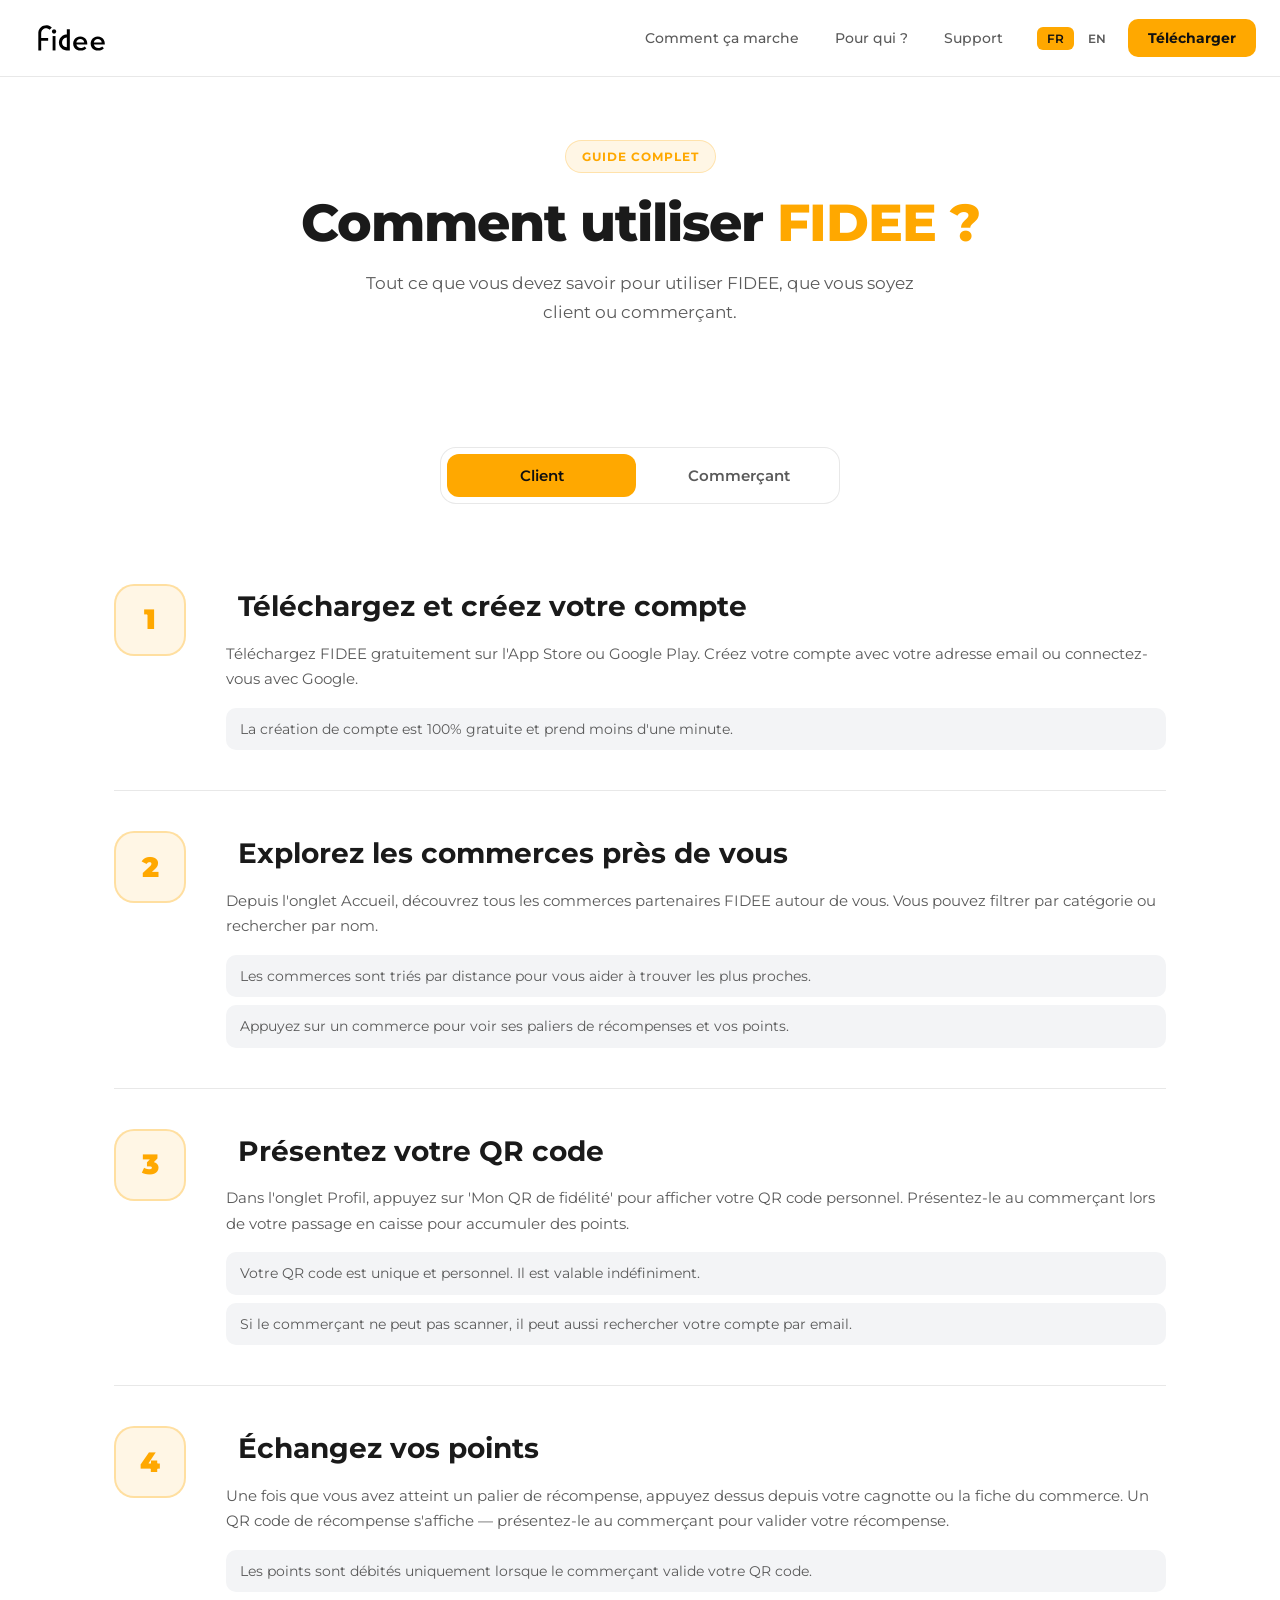
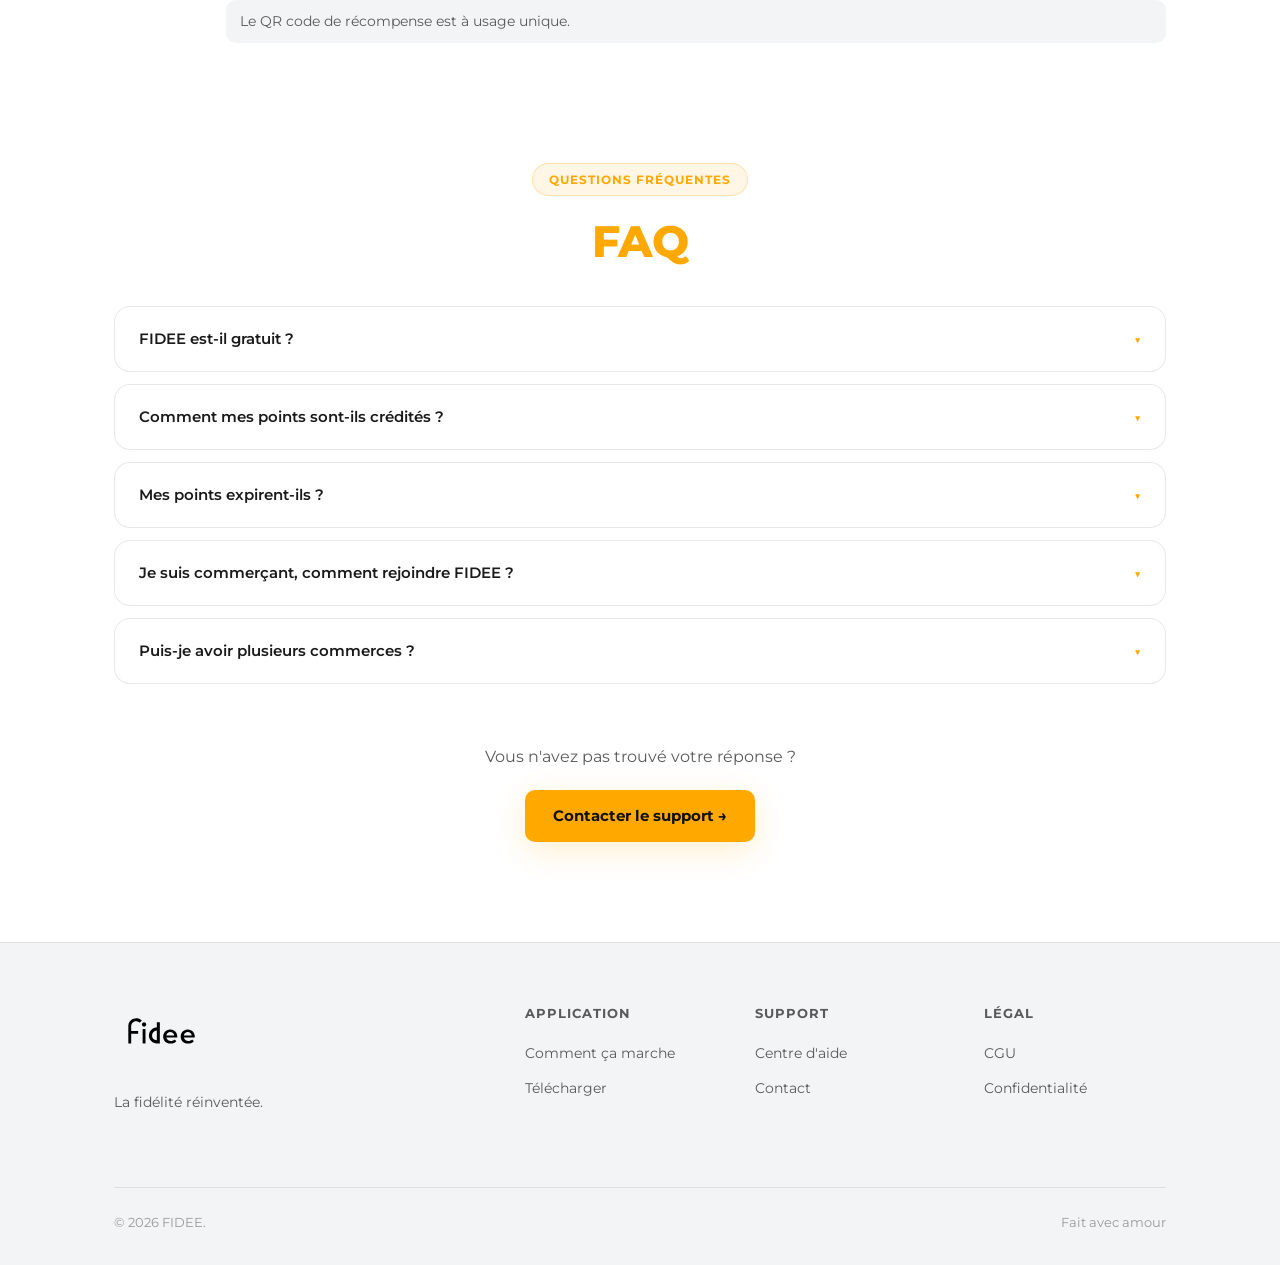
<file: comment-ca-marche.html>
<!DOCTYPE html>
<html lang="fr">
<head>
  <meta charset="UTF-8">
  <meta name="viewport" content="width=device-width, initial-scale=1.0">
  <title>Comment ça marche — FIDEE</title>
  <meta name="description" content="Découvrez comment utiliser FIDEE, côté client et côté commerçant. Guide complet pas à pas.">
  <link rel="icon" type="image/png" sizes="32x32" href="Design%20sans%20titre%20(1).png">
  <link rel="icon" type="image/png" sizes="192x192" href="Design%20sans%20titre%20(1).png">
  <link rel="apple-touch-icon" sizes="180x180" href="Design%20sans%20titre%20(1).png">
  <link rel="shortcut icon" href="Design%20sans%20titre%20(1).png">
  <link rel="stylesheet" href="style.css">
  <style>
    .page-hero .section-subtitle {
      margin: 0 auto;
      text-align: center;
    }

    .guide-tabs {
      display: flex;
      gap: 8px;
      justify-content: center;
      margin: 40px 0;
      background: var(--card);
      padding: 6px;
      border-radius: 16px;
      border: 1px solid var(--border);
      max-width: 400px;
      margin: 40px auto;
    }

    .guide-tab {
      flex: 1;
      padding: 12px 24px;
      border-radius: 12px;
      border: none;
      background: none;
      color: var(--text-secondary);
      font-family: 'Montserrat', sans-serif;
      font-size: 15px;
      font-weight: 600;
      cursor: pointer;
      transition: all 0.2s;
    }

    .guide-tab.active {
      background: var(--primary);
      color: var(--dark);
    }

    .guide-content { display: none; }
    .guide-content.active { display: block; }

    .guide-step {
      display: grid;
      grid-template-columns: 80px 1fr;
      gap: 32px;
      align-items: start;
      padding: 40px 0;
      border-bottom: 1px solid var(--border);
    }

    .guide-step:last-child { border-bottom: none; }

    .step-number-big {
      width: 72px;
      height: 72px;
      background: rgba(255,168,0,0.1);
      border: 2px solid rgba(255,168,0,0.3);
      border-radius: 20px;
      display: flex;
      align-items: center;
      justify-content: center;
      font-size: 28px;
      font-weight: 900;
      color: var(--primary);
      flex-shrink: 0;
    }

    .guide-step-title {
      font-size: 22px;
      font-weight: 700;
      margin-bottom: 12px;
      display: flex;
      align-items: center;
      gap: 12px;
    }

    .guide-step-title span { font-size: 28px; }

    .guide-step-desc {
      font-size: 15px;
      color: var(--text-secondary);
      line-height: 1.7;
      margin-bottom: 16px;
    }

    .guide-step-tips {
      list-style: none;
      display: flex;
      flex-direction: column;
      gap: 8px;
    }

    .guide-step-tips li {
      display: flex;
      align-items: flex-start;
      gap: 10px;
      font-size: 14px;
      color: var(--text-secondary);
      background: var(--dark-2);
      padding: 10px 14px;
      border-radius: 10px;
    }

    .guide-step-tips li.highlight {
      background: rgba(255,168,0,0.16);
      color: var(--text);
      border: 1px solid rgba(255,168,0,0.4);
      font-weight: 700;
      box-shadow: 0 8px 20px rgba(255,168,0,0.12);
    }

    .faq-item {
      background: var(--card);
      border: 1px solid var(--border);
      border-radius: var(--radius);
      margin-bottom: 12px;
      overflow: hidden;
    }

    .faq-question {
      padding: 20px 24px;
      font-size: 15px;
      font-weight: 600;
      cursor: pointer;
      display: flex;
      justify-content: space-between;
      align-items: center;
      transition: color 0.2s;
    }

    .faq-question:hover { color: var(--primary); }

    .faq-answer {
      padding: 0 24px;
      max-height: 0;
      overflow: hidden;
      transition: all 0.3s;
      font-size: 14px;
      color: var(--text-secondary);
      line-height: 1.7;
    }

    .faq-answer.open {
      padding: 0 24px 20px;
      max-height: 300px;
    }

    .faq-arrow { transition: transform 0.3s; font-size: 12px; color: var(--primary); }
    .faq-arrow.open { transform: rotate(180deg); }

    @media (max-width: 768px) {
      .guide-step { grid-template-columns: 1fr; gap: 16px; }
    }
  </style>
</head>
<body>

<div id="navbar-placeholder"></div>
<div id="mobilenav-placeholder"></div>

<div class="page-hero">
  <div class="container">
    <div class="section-tag" style="margin: 0 auto 20px;"><span data-fr="Guide complet" data-en="Complete guide">Guide complet</span></div>
    <h1 class="section-title" data-fr="Comment utiliser <span>FIDEE ?</span>" data-en="How to use <span>FIDEE?</span>">Comment utiliser <span>FIDEE ?</span></h1>
    <p class="section-subtitle" data-fr="Tout ce que vous devez savoir pour utiliser FIDEE, que vous soyez client ou commerçant." data-en="Everything you need to know to use FIDEE, whether you're a customer or a merchant.">
      Tout ce que vous devez savoir pour utiliser FIDEE, que vous soyez client ou commerçant.
    </p>
  </div>
</div>

<section style="padding-top: 0;">
  <div class="container">

    <!-- TABS -->
    <div class="guide-tabs">
      <button class="guide-tab active" onclick="switchTab('client')" data-fr="Client" data-en="Customer">Client</button>
      <button class="guide-tab" onclick="switchTab('merchant')" data-fr="Commerçant" data-en="Merchant">Commerçant</button>
    </div>

    <!-- CLIENT GUIDE -->
    <div class="guide-content active" id="tab-client">
      <div class="guide-step">
        <div class="step-number-big">1</div>
        <div>
          <div class="guide-step-title"><span></span> <span data-fr="Téléchargez et créez votre compte" data-en="Download and create your account">Téléchargez et créez votre compte</span></div>
          <p class="guide-step-desc" data-fr="Téléchargez FIDEE gratuitement sur l'App Store ou Google Play. Créez votre compte avec votre adresse email ou connectez-vous avec Google." data-en="Download FIDEE for free on the App Store or Google Play. Create your account with your email address or sign in with Google.">
            Téléchargez FIDEE gratuitement sur l'App Store ou Google Play. Créez votre compte avec votre adresse email ou connectez-vous avec Google.
          </p>
          <ul class="guide-step-tips">
            <li data-fr="La création de compte est 100% gratuite et prend moins d'une minute." data-en="Account creation is 100% free and takes less than a minute.">La création de compte est 100% gratuite et prend moins d'une minute.</li>
          </ul>
        </div>
      </div>

      <div class="guide-step">
        <div class="step-number-big">2</div>
        <div>
          <div class="guide-step-title"><span></span> <span data-fr="Explorez les commerces près de vous" data-en="Explore stores near you">Explorez les commerces près de vous</span></div>
          <p class="guide-step-desc" data-fr="Depuis l'onglet Accueil, découvrez tous les commerces partenaires FIDEE autour de vous. Vous pouvez filtrer par catégorie ou rechercher par nom." data-en="From the Home tab, discover all FIDEE partner stores around you. You can filter by category or search by name.">
            Depuis l'onglet Accueil, découvrez tous les commerces partenaires FIDEE autour de vous. Vous pouvez filtrer par catégorie ou rechercher par nom.
          </p>
          <ul class="guide-step-tips">
            <li data-fr="Les commerces sont triés par distance pour vous aider à trouver les plus proches." data-en="Stores are sorted by distance to help you find the nearest ones.">Les commerces sont triés par distance pour vous aider à trouver les plus proches.</li>
            <li data-fr="Appuyez sur un commerce pour voir ses paliers de récompenses et vos points." data-en="Tap on a store to see its reward tiers and your points.">Appuyez sur un commerce pour voir ses paliers de récompenses et vos points.</li>
          </ul>
        </div>
      </div>

      <div class="guide-step">
        <div class="step-number-big">3</div>
        <div>
          <div class="guide-step-title"><span></span> <span data-fr="Présentez votre QR code" data-en="Show your QR code">Présentez votre QR code</span></div>
          <p class="guide-step-desc" data-fr="Dans l'onglet Profil, appuyez sur 'Mon QR de fidélité' pour afficher votre QR code personnel. Présentez-le au commerçant lors de votre passage en caisse pour accumuler des points." data-en="In the Profile tab, tap 'My loyalty QR' to display your personal QR code. Show it to the merchant at checkout to accumulate points.">
            Dans l'onglet Profil, appuyez sur 'Mon QR de fidélité' pour afficher votre QR code personnel. Présentez-le au commerçant lors de votre passage en caisse pour accumuler des points.
          </p>
          <ul class="guide-step-tips">
            <li data-fr="Votre QR code est unique et personnel. Il est valable indéfiniment." data-en="Your QR code is unique and personal. It is valid indefinitely.">Votre QR code est unique et personnel. Il est valable indéfiniment.</li>
            <li data-fr="Si le commerçant ne peut pas scanner, il peut aussi rechercher votre compte par email." data-en="If the merchant can't scan, they can also search for your account by email.">Si le commerçant ne peut pas scanner, il peut aussi rechercher votre compte par email.</li>
          </ul>
        </div>
      </div>

      <div class="guide-step">
        <div class="step-number-big">4</div>
        <div>
          <div class="guide-step-title"><span></span> <span data-fr="Échangez vos points" data-en="Redeem your points">Échangez vos points</span></div>
          <p class="guide-step-desc" data-fr="Une fois que vous avez atteint un palier de récompense, appuyez dessus depuis votre cagnotte ou la fiche du commerce. Un QR code de récompense s'affiche — présentez-le au commerçant pour valider votre récompense." data-en="Once you've reached a reward tier, tap on it from your balance or the store page. A reward QR code is displayed — show it to the merchant to validate your reward.">
            Une fois que vous avez atteint un palier de récompense, appuyez dessus depuis votre cagnotte ou la fiche du commerce. Un QR code de récompense s'affiche — présentez-le au commerçant pour valider votre récompense.
          </p>
          <ul class="guide-step-tips">
            <li data-fr="Les points sont débités uniquement lorsque le commerçant valide votre QR code." data-en="Points are only deducted when the merchant validates your QR code.">Les points sont débités uniquement lorsque le commerçant valide votre QR code.</li>
            <li data-fr="Le QR code de récompense est à usage unique." data-en="The reward QR code is for single use.">Le QR code de récompense est à usage unique.</li>
          </ul>
        </div>
      </div>
    </div>

    <!-- MERCHANT GUIDE -->
    <div class="guide-content" id="tab-merchant">

      <div style="text-align:center; margin-bottom: 32px;">
        <a href="https://drive.google.com/file/d/1lRZ-l8-7aPfAVTV4tyAirb-g9-3PfD1C/view?usp=sharing" target="_blank" style="display:inline-flex; align-items:center; gap:8px; background:var(--primary); color:#111; font-weight:700; font-size:14px; padding:10px 20px; border-radius:10px; text-decoration:none; box-shadow:0 4px 14px rgba(255,168,0,0.3); transition:all 0.2s;" onmouseover="this.style.transform='translateY(-2px)';this.style.boxShadow='0 8px 22px rgba(255,168,0,0.4)'" onmouseout="this.style.transform='';this.style.boxShadow='0 4px 14px rgba(255,168,0,0.3)'">
          <svg width="16" height="16" viewBox="0 0 24 24" fill="currentColor"><path d="M19 9h-4V3H9v6H5l7 7 7-7zm-8 2V5h2v6h1.17L12 13.17 9.83 11H11zm-6 7h14v2H5v-2z"/></svg>
          <span data-fr="Télécharger le guide commerçant" data-en="Download merchant guide">Télécharger le guide commerçant</span>
        </a>
      </div>

      <div class="guide-step">
        <div class="step-number-big">1</div>
        <div>
          <div class="guide-step-title"><span></span> <span data-fr="Créez votre commerce" data-en="Create your store">Créez votre commerce</span></div>
          <p class="guide-step-desc" data-fr="Après vous être connecté, rendez-vous dans les paramètres afin de créer votre espace Gérant. Appuyez sur 'Mon commerce' pour créer votre fiche : nom, description, adresse, photos, logo et catégories." data-en="After logging in, go to the settings to create your Manager space. Tap 'My business' to create your listing: name, description, address, photos, logo and categories.">
            Après vous être connecté, rendez-vous dans les paramètres afin de créer votre espace Gérant. Appuyez sur 'Mon commerce' pour créer votre fiche : nom, description, adresse, photos, logo et catégories.
          </p>
          <ul class="guide-step-tips">
            <li data-fr="Ajoutez jusqu'à 5 photos pour rendre votre fiche attractive." data-en="Add up to 5 photos to make your listing attractive.">Ajoutez jusqu'à 5 photos pour rendre votre fiche attractive.</li>
            <li data-fr="Renseignez votre adresse complète pour apparaître dans les résultats de recherche par localisation." data-en="Enter your full address to appear in location search results.">Renseignez votre adresse complète pour apparaître dans les résultats de recherche par localisation.</li>
          </ul>
        </div>
      </div>

      <div class="guide-step">
        <div class="step-number-big">2</div>
        <div>
          <div class="guide-step-title"><span></span> <span data-fr="Configurez vos paliers de récompenses" data-en="Configure your reward tiers">Configurez vos paliers de récompenses</span></div>
          <p class="guide-step-desc" data-fr="Dans l'onglet Gérant, allez dans 'Paliers de récompenses'. Créez les récompenses que vous souhaitez offrir et définissez le nombre de points nécessaires pour chacune. Vous pouvez aussi définir une limite maximum de points." data-en="In the Manager tab, go to 'Reward tiers'. Create the rewards you want to offer and set the number of points required for each. You can also set a maximum points limit.">
            Dans l'onglet Gérant, allez dans 'Paliers de récompenses'. Créez les récompenses que vous souhaitez offrir et définissez le nombre de points nécessaires pour chacune. Vous pouvez aussi définir une limite maximum de points.
          </p>
          <ul class="guide-step-tips">
            <li data-fr="Exemple : 100 pts = café offert, 300 pts = -10% sur l'achat, 500 pts = produit offert." data-en="Example: 100 pts = free coffee, 300 pts = -10% on purchase, 500 pts = free product.">Exemple : 100 pts = café offert, 300 pts = -10% sur l'achat, 500 pts = produit offert.</li>
            <li data-fr="Vous pouvez activer/désactiver un palier sans le supprimer." data-en="You can activate/deactivate a tier without deleting it.">Vous pouvez activer/désactiver un palier sans le supprimer.</li>
          </ul>
        </div>
      </div>

      <div class="guide-step">
        <div class="step-number-big">3</div>
        <div>
          <div class="guide-step-title"><span></span> <span data-fr="Créditez des points à vos clients" data-en="Credit points to your customers">Créditez des points à vos clients</span></div>
          <p class="guide-step-desc" data-fr="Depuis l'onglet Gérant, appuyez sur 'Créditer des points'. Scannez le QR code du client ou recherchez-le par email. Entrez le nombre de points à créditer et confirmez. Vous pouvez même créditer des points à un client n'ayant pas de compte ni l'application FIDEE." data-en="From the Manager tab, tap 'Credit points'. Scan the customer's QR code or search by email. Enter the number of points to credit and confirm. You can even credit points to a customer who does not have a FIDEE account or the app.">
            Depuis l'onglet Gérant, appuyez sur 'Créditer des points'. Scannez le QR code du client ou recherchez-le par email. Entrez le nombre de points à créditer et confirmez. Vous pouvez même créditer des points à un client n'ayant pas de compte ni l'application FIDEE.
          </p>
          <ul class="guide-step-tips">
            <li class="highlight" data-fr="Important : vous pouvez créditer des points même à un client qui n'a pas l'application ni de compte FIDEE." data-en="Important: you can credit points even to a customer who does not have the FIDEE app or account.">Important : vous pouvez créditer des points même à un client qui n'a pas l'application ni de compte FIDEE.</li>
            <li data-fr="Le scan QR est la méthode la plus rapide et évite les erreurs de frappe." data-en="QR scan is the fastest method and avoids typos.">Le scan QR est la méthode la plus rapide et évite les erreurs de frappe.</li>
            <li data-fr="Le système vérifie automatiquement la limite maximum de points si vous en avez défini une." data-en="The system automatically checks the maximum points limit if you've set one.">Le système vérifie automatiquement la limite maximum de points si vous en avez défini une.</li>
          </ul>
        </div>
      </div>

      <div class="guide-step">
        <div class="step-number-big">4</div>
        <div>
          <div class="guide-step-title"><span></span> <span data-fr="Débiter des points" data-en="Debit points">Débiter des points</span></div>
          <p class="guide-step-desc" data-fr="Lorsqu'un client souhaite utiliser ses points, appuyez sur 'Valider un QR code'. Scannez le QR code de récompense affiché sur son téléphone, vérifiez les informations et validez. Les points sont alors débités de son solde." data-en="When a customer wants to use their points, tap 'Validate a QR code'. Scan the reward QR code displayed on their phone, verify the information and validate. Points are then deducted from their balance.">
            Lorsqu'un client souhaite utiliser ses points, appuyez sur 'Valider un QR code'. Scannez le QR code de récompense affiché sur son téléphone, vérifiez les informations et validez. Les points sont alors débités de son solde.
          </p>
          <ul class="guide-step-tips">
            <li class="highlight" data-fr="Important : vous pouvez débiter des points même à un client qui n'a pas l'application ni de compte FIDEE." data-en="You can debit points even to a customer who does not have the FIDEE app or account.">Vous pouvez débiter des points même à un client qui n'a pas l'application ni de compte FIDEE.</li>
            <li data-fr="Les points sont débités uniquement à ce moment-là, pas quand le client génère son QR." data-en="Points are only deducted at this moment, not when the customer generates their QR.">Les points sont débités uniquement à ce moment-là, pas quand le client génère son QR.</li>
            <li data-fr="Vous pouvez aussi saisir le code manuellement si la caméra ne fonctionne pas." data-en="You can also enter the code manually if the camera doesn't work.">Vous pouvez aussi saisir le code manuellement si la caméra ne fonctionne pas.</li>
          </ul>
        </div>
      </div>

      <div class="guide-step">
        <div class="step-number-big">5</div>
        <div>
          <div class="guide-step-title"><span></span> <span data-fr="Gérez votre équipe" data-en="Manage your team">Gérez votre équipe</span></div>
          <p class="guide-step-desc" data-fr="Ajoutez des collaborateurs depuis 'Gérer le staff'. Deux rôles disponibles : Collaborateur (crédite des points et valide les QR) et Manager (accès étendu aux statistiques et à l'historique)." data-en="Add collaborators from 'Manage staff'. Two roles available: Collaborator (credits points and validates QR codes) and Manager (extended access to statistics and history).">
            Ajoutez des collaborateurs depuis 'Gérer le staff'. Deux rôles disponibles : Collaborateur (crédite des points et valide les QR) et Manager (accès étendu aux statistiques et à l'historique).
          </p>
          <ul class="guide-step-tips">
            <li data-fr="Le collaborateur doit déjà avoir un compte FIDEE pour être ajouté." data-en="The collaborator must already have a FIDEE account to be added.">Le collaborateur doit déjà avoir un compte FIDEE pour être ajouté.</li>
            <li data-fr="Seul le propriétaire peut modifier le commerce, les paliers et le staff." data-en="Only the owner can modify the store, tiers and staff.">Seul le propriétaire peut modifier le commerce, les paliers et le staff.</li>
          </ul>
        </div>
      </div>
    </div>

    <!-- FAQ -->
    <div style="margin-top: 80px;">
      <div class="text-center" style="margin-bottom: 40px;">
        <div class="section-tag" style="margin: 0 auto 20px;"><span data-fr="Questions fréquentes" data-en="Frequently asked questions">Questions fréquentes</span></div>
        <h2 class="section-title" data-fr="<span>FAQ</span>" data-en="<span>FAQ</span>"><span>FAQ</span></h2>
      </div>

      <div id="faq-list">
        <div class="faq-item">
          <div class="faq-question" onclick="toggleFaq(this)">
            <span data-fr="FIDEE est-il gratuit ?" data-en="Is FIDEE free?">FIDEE est-il gratuit ?</span>
            <span class="faq-arrow">▼</span>
          </div>
          <div class="faq-answer" data-fr="Oui, FIDEE est 100% gratuit pour les clients. Téléchargez l'app, créez votre compte et commencez à cumuler des points sans aucun frais." data-en="Yes, FIDEE is 100% free for customers. Download the app, create your account and start earning points with no fees.">
            Oui, FIDEE est 100% gratuit pour les clients. Téléchargez l'app, créez votre compte et commencez à cumuler des points sans aucun frais.
          </div>
        </div>

        <div class="faq-item">
          <div class="faq-question" onclick="toggleFaq(this)">
            <span data-fr="Comment mes points sont-ils crédités ?" data-en="How are my points credited?">Comment mes points sont-ils crédités ?</span>
            <span class="faq-arrow">▼</span>
          </div>
          <div class="faq-answer" data-fr="Les points sont crédités par le commerçant lors de votre passage en caisse. Présentez votre QR code personnel et le commerçant crédite le nombre de points correspondant à votre achat." data-en="Points are credited by the merchant when you check out. Show your personal QR code and the merchant credits the number of points corresponding to your purchase.">
            Les points sont crédités par le commerçant lors de votre passage en caisse. Présentez votre QR code personnel et le commerçant crédite le nombre de points correspondant à votre achat.
          </div>
        </div>

        <div class="faq-item">
          <div class="faq-question" onclick="toggleFaq(this)">
            <span data-fr="Mes points expirent-ils ?" data-en="Do my points expire?">Mes points expirent-ils ?</span>
            <span class="faq-arrow">▼</span>
          </div>
          <div class="faq-answer" data-fr="Non, vos points n'ont pas de date d'expiration. Ils restent sur votre compte jusqu'à ce que vous les utilisiez pour obtenir une récompense." data-en="No, your points have no expiration date. They remain on your account until you use them to get a reward.">
            Non, vos points n'ont pas de date d'expiration. Ils restent sur votre compte jusqu'à ce que vous les utilisiez pour obtenir une récompense.
          </div>
        </div>

        <div class="faq-item">
          <div class="faq-question" onclick="toggleFaq(this)">
            <span data-fr="Je suis commerçant, comment rejoindre FIDEE ?" data-en="I'm a merchant, how do I join FIDEE?">Je suis commerçant, comment rejoindre FIDEE ?</span>
            <span class="faq-arrow">▼</span>
          </div>
          <div class="faq-answer" data-fr="Téléchargez FIDEE, créez votre compte et rendez-vous dans l'onglet Paramètres pour créer votre fiche commerce. C'est gratuit et prend moins de 5 minutes !" data-en="Download FIDEE, create your account and go to the Settings tab to create your store listing. It's free and takes less than 5 minutes!">
            Téléchargez FIDEE, créez votre compte et rendez-vous dans l'onglet Paramètres pour créer votre fiche commerce. C'est gratuit et prend moins de 5 minutes !
          </div>
        </div>

        <div class="faq-item">
          <div class="faq-question" onclick="toggleFaq(this)">
            <span data-fr="Puis-je avoir plusieurs commerces ?" data-en="Can I have multiple stores?">Puis-je avoir plusieurs commerces ?</span>
            <span class="faq-arrow">▼</span>
          </div>
          <div class="faq-answer" data-fr="Oui, un même compte peut gérer plusieurs commerces. Chaque commerce a son propre programme de fidélité, ses propres paliers et sa propre équipe." data-en="Yes, one account can manage multiple stores. Each store has its own loyalty program, its own tiers and its own team.">
            Oui, un même compte peut gérer plusieurs commerces. Chaque commerce a son propre programme de fidélité, ses propres paliers et sa propre équipe.
          </div>
        </div>
      </div>
    </div>

    <div style="text-align: center; margin-top: 60px;">
      <p style="color: var(--text-secondary); margin-bottom: 20px;" data-fr="Vous n'avez pas trouvé votre réponse ?" data-en="Didn't find your answer?">Vous n'avez pas trouvé votre réponse ?</p>
      <a href="support.html" class="btn btn-primary" data-fr="Contacter le support →" data-en="Contact support →">Contacter le support →</a>
    </div>

  </div>
</section>

<div id="footer-placeholder"></div>

<script src="components.js"></script>
<script>
  window._onLangChange = function (lang) {
    document.querySelectorAll('.faq-answer').forEach(function (el) {
      var text = el.getAttribute('data-' + lang);
      if (text) el.textContent = text;
    });
  };
  initComponents();

  function switchTab(tab) {
    document.querySelectorAll('.guide-tab').forEach(function (t, i) {
      t.classList.toggle('active', (i === 0 && tab === 'client') || (i === 1 && tab === 'merchant'));
    });
    document.querySelectorAll('.guide-content').forEach(function (c) { c.classList.remove('active'); });
    document.getElementById('tab-' + tab).classList.add('active');
  }

  function toggleFaq(el) {
    var answer = el.nextElementSibling;
    var arrow = el.querySelector('.faq-arrow');
    answer.classList.toggle('open');
    arrow.classList.toggle('open');
  }
</script>
</body>
</html>
</file>
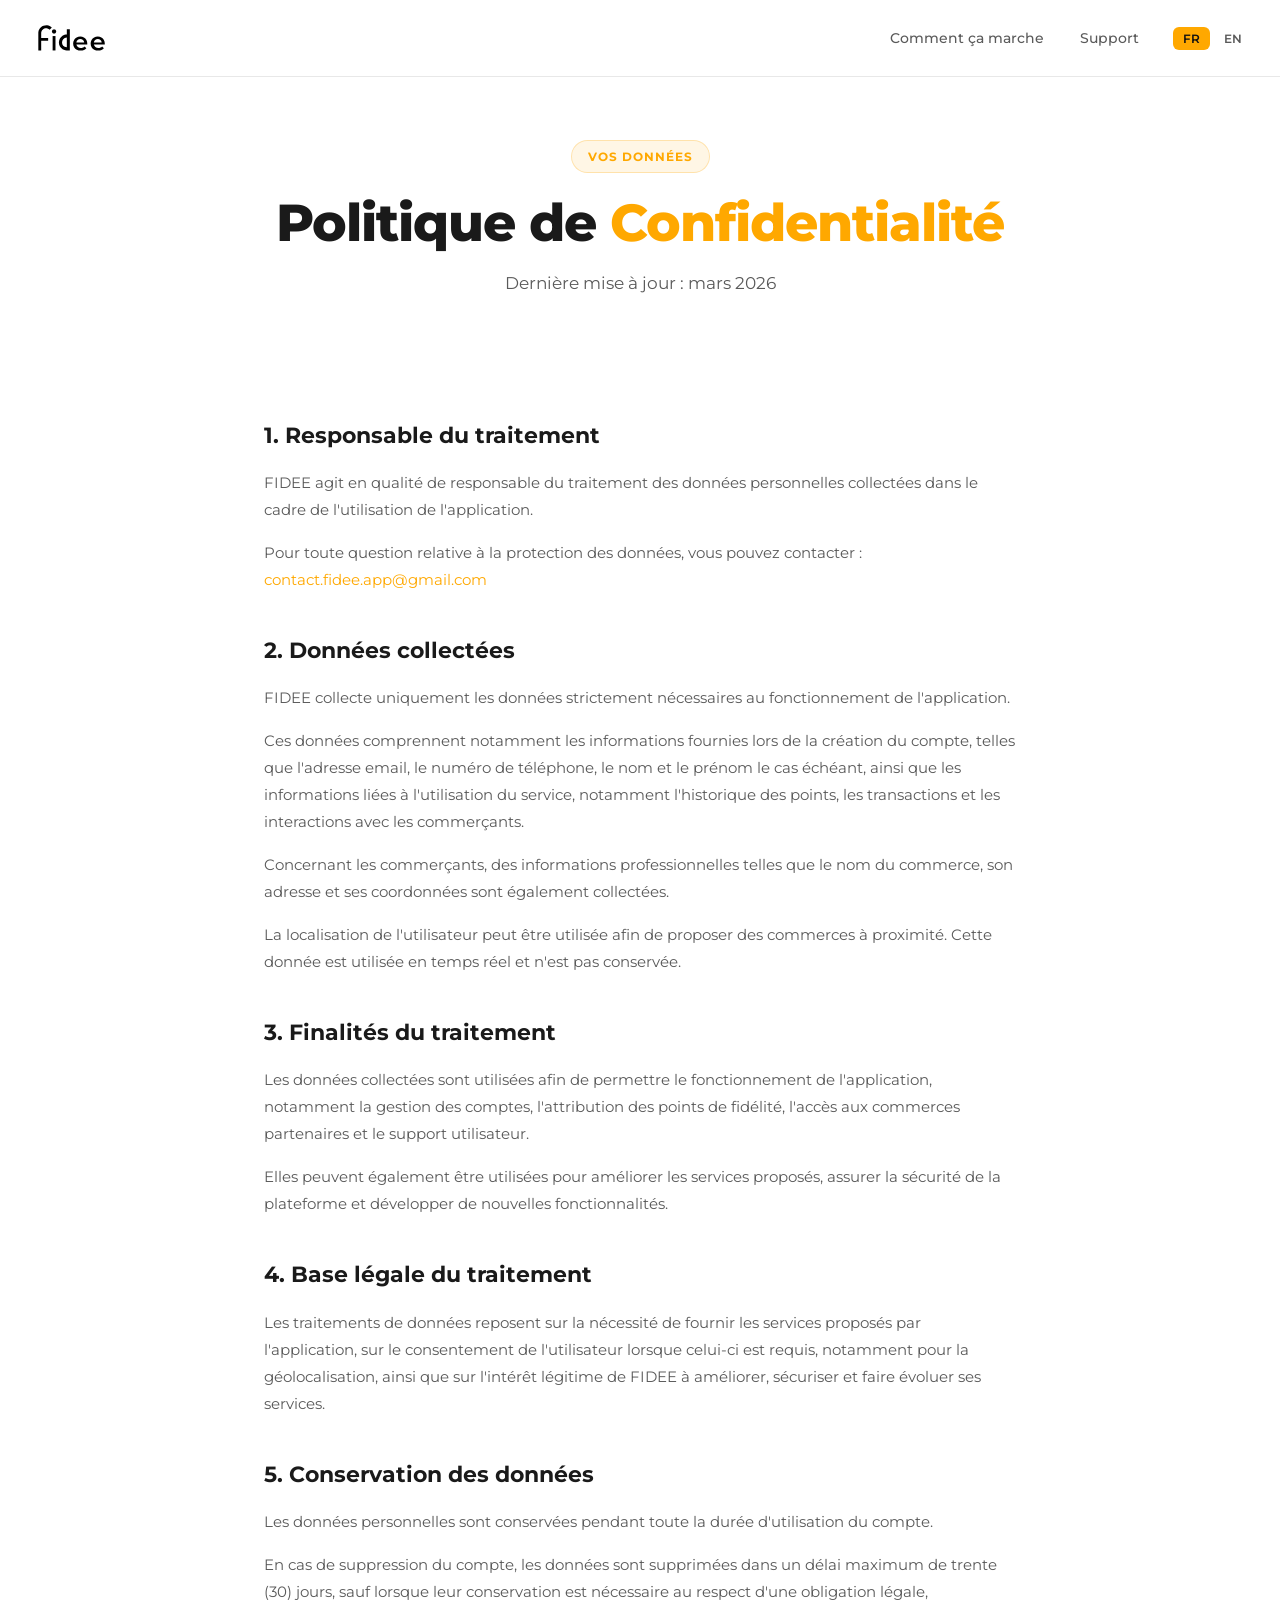
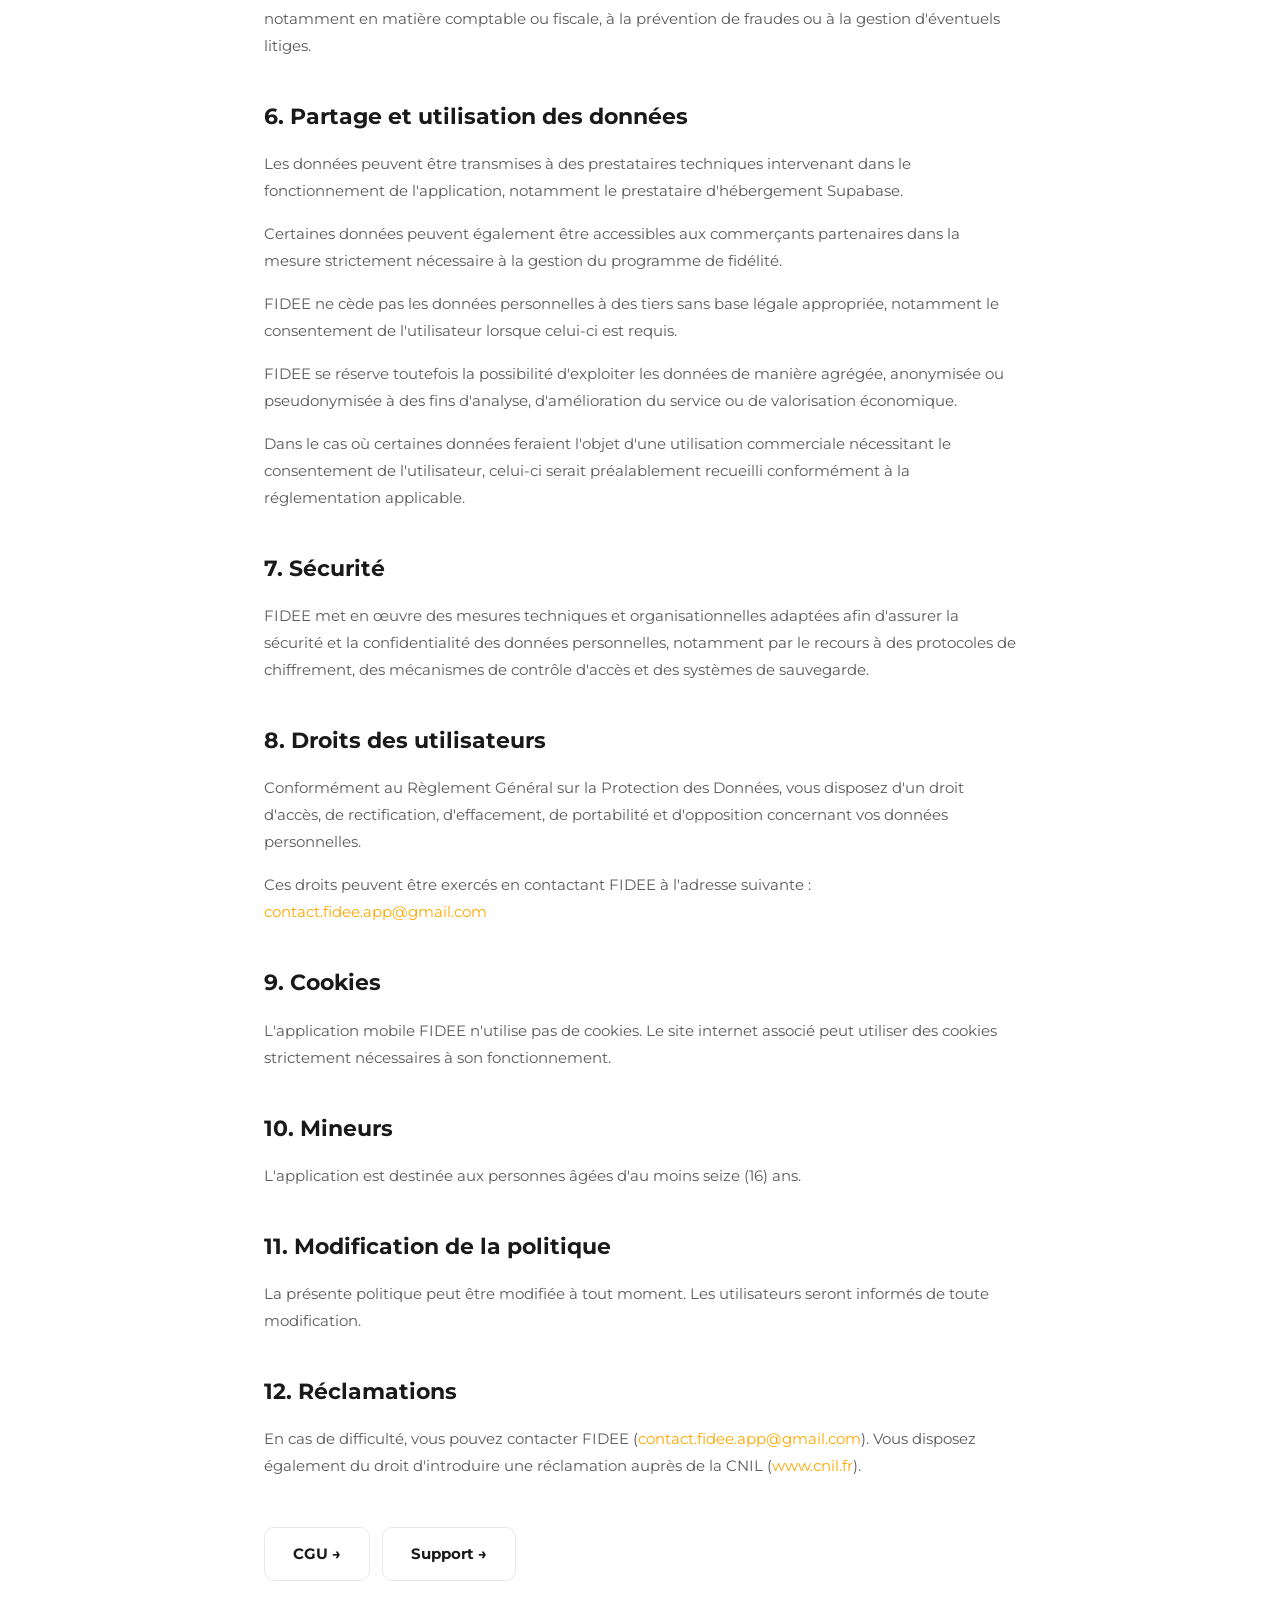
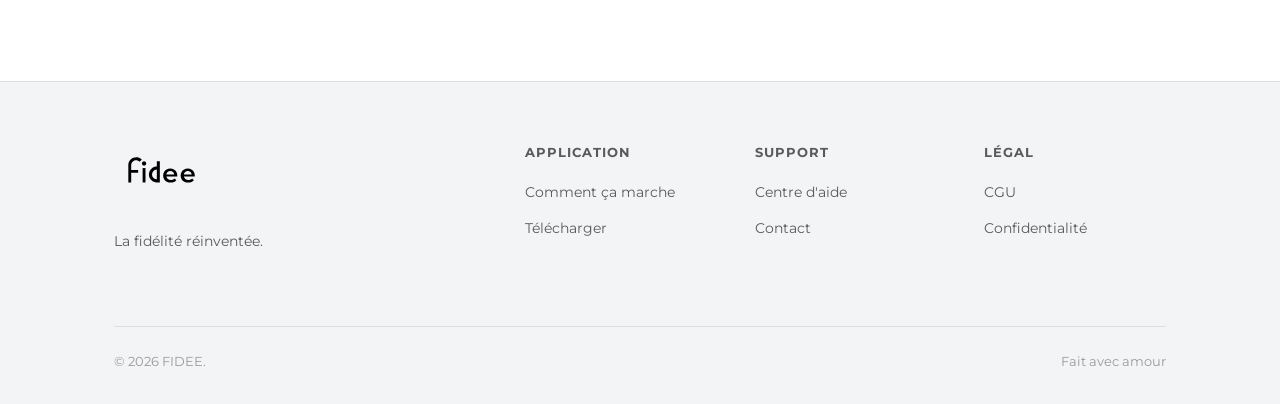
<file: confidentialite.html>
<!DOCTYPE html>
<html lang="fr">
<head>
  <meta charset="UTF-8">
  <meta name="viewport" content="width=device-width, initial-scale=1.0">
  <title>Politique de Confidentialité — FIDEE</title>
  <link rel="icon" type="image/png" sizes="32x32" href="Design%20sans%20titre%20(1).png">
  <link rel="icon" type="image/png" sizes="192x192" href="Design%20sans%20titre%20(1).png">
  <link rel="apple-touch-icon" sizes="180x180" href="Design%20sans%20titre%20(1).png">
  <link rel="shortcut icon" href="Design%20sans%20titre%20(1).png">
  <link rel="stylesheet" href="style.css">
</head>
<body>

<div id="navbar-placeholder"></div>
<div id="mobilenav-placeholder"></div>

<div class="page-hero">
  <div class="container">
    <div class="section-tag" style="margin: 0 auto 20px;"><span data-fr="Vos données" data-en="Your data">Vos données</span></div>
    <h1 class="section-title" data-fr="Politique de <span>Confidentialité</span>" data-en="Privacy <span>Policy</span>">Politique de <span>Confidentialité</span></h1>
    <p class="section-subtitle" data-fr="Dernière mise à jour : mars 2026" data-en="Last updated: March 2026">Dernière mise à jour : mars 2026</p>
  </div>
</div>

<section style="padding-top: 0;">
  <div class="container" style="max-width: 800px;">

    <div class="prose" id="conf-fr">
      <h2>1. Responsable du traitement</h2>
      <p>FIDEE agit en qualité de responsable du traitement des données personnelles collectées dans le cadre de l'utilisation de l'application.</p>
      <p>Pour toute question relative à la protection des données, vous pouvez contacter : <a href="mailto:contact.fidee.app@gmail.com">contact.fidee.app@gmail.com</a></p>

      <h2>2. Données collectées</h2>
      <p>FIDEE collecte uniquement les données strictement nécessaires au fonctionnement de l'application.</p>
      <p>Ces données comprennent notamment les informations fournies lors de la création du compte, telles que l'adresse email, le numéro de téléphone, le nom et le prénom le cas échéant, ainsi que les informations liées à l'utilisation du service, notamment l'historique des points, les transactions et les interactions avec les commerçants.</p>
      <p>Concernant les commerçants, des informations professionnelles telles que le nom du commerce, son adresse et ses coordonnées sont également collectées.</p>
      <p>La localisation de l'utilisateur peut être utilisée afin de proposer des commerces à proximité. Cette donnée est utilisée en temps réel et n'est pas conservée.</p>

      <h2>3. Finalités du traitement</h2>
      <p>Les données collectées sont utilisées afin de permettre le fonctionnement de l'application, notamment la gestion des comptes, l'attribution des points de fidélité, l'accès aux commerces partenaires et le support utilisateur.</p>
      <p>Elles peuvent également être utilisées pour améliorer les services proposés, assurer la sécurité de la plateforme et développer de nouvelles fonctionnalités.</p>

      <h2>4. Base légale du traitement</h2>
      <p>Les traitements de données reposent sur la nécessité de fournir les services proposés par l'application, sur le consentement de l'utilisateur lorsque celui-ci est requis, notamment pour la géolocalisation, ainsi que sur l'intérêt légitime de FIDEE à améliorer, sécuriser et faire évoluer ses services.</p>

      <h2>5. Conservation des données</h2>
      <p>Les données personnelles sont conservées pendant toute la durée d'utilisation du compte.</p>
      <p>En cas de suppression du compte, les données sont supprimées dans un délai maximum de trente (30) jours, sauf lorsque leur conservation est nécessaire au respect d'une obligation légale, notamment en matière comptable ou fiscale, à la prévention de fraudes ou à la gestion d'éventuels litiges.</p>

      <h2>6. Partage et utilisation des données</h2>
      <p>Les données peuvent être transmises à des prestataires techniques intervenant dans le fonctionnement de l'application, notamment le prestataire d'hébergement Supabase.</p>
      <p>Certaines données peuvent également être accessibles aux commerçants partenaires dans la mesure strictement nécessaire à la gestion du programme de fidélité.</p>
      <p>FIDEE ne cède pas les données personnelles à des tiers sans base légale appropriée, notamment le consentement de l'utilisateur lorsque celui-ci est requis.</p>
      <p>FIDEE se réserve toutefois la possibilité d'exploiter les données de manière agrégée, anonymisée ou pseudonymisée à des fins d'analyse, d'amélioration du service ou de valorisation économique.</p>
      <p>Dans le cas où certaines données feraient l'objet d'une utilisation commerciale nécessitant le consentement de l'utilisateur, celui-ci serait préalablement recueilli conformément à la réglementation applicable.</p>

      <h2>7. Sécurité</h2>
      <p>FIDEE met en œuvre des mesures techniques et organisationnelles adaptées afin d'assurer la sécurité et la confidentialité des données personnelles, notamment par le recours à des protocoles de chiffrement, des mécanismes de contrôle d'accès et des systèmes de sauvegarde.</p>

      <h2>8. Droits des utilisateurs</h2>
      <p>Conformément au Règlement Général sur la Protection des Données, vous disposez d'un droit d'accès, de rectification, d'effacement, de portabilité et d'opposition concernant vos données personnelles.</p>
      <p>Ces droits peuvent être exercés en contactant FIDEE à l'adresse suivante : <a href="mailto:contact.fidee.app@gmail.com">contact.fidee.app@gmail.com</a></p>

      <h2>9. Cookies</h2>
      <p>L'application mobile FIDEE n'utilise pas de cookies. Le site internet associé peut utiliser des cookies strictement nécessaires à son fonctionnement.</p>

      <h2>10. Mineurs</h2>
      <p>L'application est destinée aux personnes âgées d'au moins seize (16) ans.</p>

      <h2>11. Modification de la politique</h2>
      <p>La présente politique peut être modifiée à tout moment. Les utilisateurs seront informés de toute modification.</p>

      <h2>12. Réclamations</h2>
      <p>En cas de difficulté, vous pouvez contacter FIDEE (<a href="mailto:contact.fidee.app@gmail.com">contact.fidee.app@gmail.com</a>). Vous disposez également du droit d'introduire une réclamation auprès de la CNIL (<a href="https://www.cnil.fr" target="_blank">www.cnil.fr</a>).</p>
    </div>

    <div class="prose" id="conf-en" style="display:none;">
      <h2>1. Data Controller</h2>
      <p>FIDEE acts as the controller of personal data collected in the course of using the application.</p>
      <p>For any questions regarding data protection, you may contact us at: <a href="mailto:contact.fidee.app@gmail.com">contact.fidee.app@gmail.com</a></p>

      <h2>2. Data Collected</h2>
      <p>FIDEE only collects data strictly necessary for the operation of the application.</p>
      <p>This data includes in particular the information provided when creating an account, such as the email address, phone number, first and last name where applicable, as well as information related to the use of the service, including points history, transactions and interactions with merchants.</p>
      <p>Regarding merchants, professional information such as the business name, address and contact details are also collected.</p>
      <p>The user's location may be used to suggest nearby stores. This data is used in real time and is not stored.</p>

      <h2>3. Purposes of Processing</h2>
      <p>The data collected is used to enable the operation of the application, including account management, allocation of loyalty points, access to partner stores and user support.</p>
      <p>It may also be used to improve the services offered, ensure platform security and develop new features.</p>

      <h2>4. Legal Basis for Processing</h2>
      <p>Data processing is based on the necessity to provide the services offered by the application, on the user's consent where required — in particular for geolocation — as well as on FIDEE's legitimate interest in improving, securing and developing its services.</p>

      <h2>5. Data Retention</h2>
      <p>Personal data is retained for the entire duration of account use.</p>
      <p>Upon account deletion, data is deleted within a maximum period of thirty (30) days, except where retention is required by a legal obligation, particularly for accounting or tax purposes, fraud prevention or the handling of potential disputes.</p>

      <h2>6. Data Sharing and Use</h2>
      <p>Data may be transmitted to technical service providers involved in the operation of the application, including the hosting provider Supabase.</p>
      <p>Certain data may also be accessible to partner merchants to the extent strictly necessary for managing the loyalty programme.</p>
      <p>FIDEE does not transfer personal data to third parties without an appropriate legal basis, including the user's consent where required.</p>
      <p>FIDEE reserves the right to use data in aggregated, anonymised or pseudonymised form for analysis, service improvement or commercial purposes.</p>
      <p>In the event that certain data is used for commercial purposes requiring the user's consent, such consent will be obtained in advance in accordance with applicable regulations.</p>

      <h2>7. Security</h2>
      <p>FIDEE implements appropriate technical and organisational measures to ensure the security and confidentiality of personal data, including the use of encryption protocols, access control mechanisms and backup systems.</p>

      <h2>8. User Rights</h2>
      <p>In accordance with the General Data Protection Regulation, you have the right of access, rectification, erasure, portability and objection regarding your personal data.</p>
      <p>These rights may be exercised by contacting FIDEE at the following address: <a href="mailto:contact.fidee.app@gmail.com">contact.fidee.app@gmail.com</a></p>

      <h2>9. Cookies</h2>
      <p>The FIDEE mobile application does not use cookies. The associated website may use cookies strictly necessary for its operation.</p>

      <h2>10. Minors</h2>
      <p>The application is intended for persons aged at least sixteen (16) years old.</p>

      <h2>11. Policy Updates</h2>
      <p>This policy may be amended at any time. Users will be informed of any changes.</p>

      <h2>12. Complaints</h2>
      <p>In case of difficulty, you may contact FIDEE (<a href="mailto:contact.fidee.app@gmail.com">contact.fidee.app@gmail.com</a>). You also have the right to lodge a complaint with the relevant data protection authority.</p>
    </div>

    <div style="margin-top: 48px; display: flex; gap: 12px; flex-wrap: wrap;">
      <a href="cgu.html" class="btn btn-outline" data-fr="CGU →" data-en="Terms →">CGU →</a>
      <a href="support.html" class="btn btn-outline" data-fr="Support →" data-en="Support →">Support →</a>
    </div>
  </div>
</section>

<div id="footer-placeholder"></div>

<script src="components.js"></script>
<script>
  window._onLangChange = function (lang) {
    document.getElementById('conf-fr').style.display = lang === 'fr' ? 'block' : 'none';
    document.getElementById('conf-en').style.display = lang === 'en' ? 'block' : 'none';
  };
  initComponents();
</script>
</body>
</html>
</file>
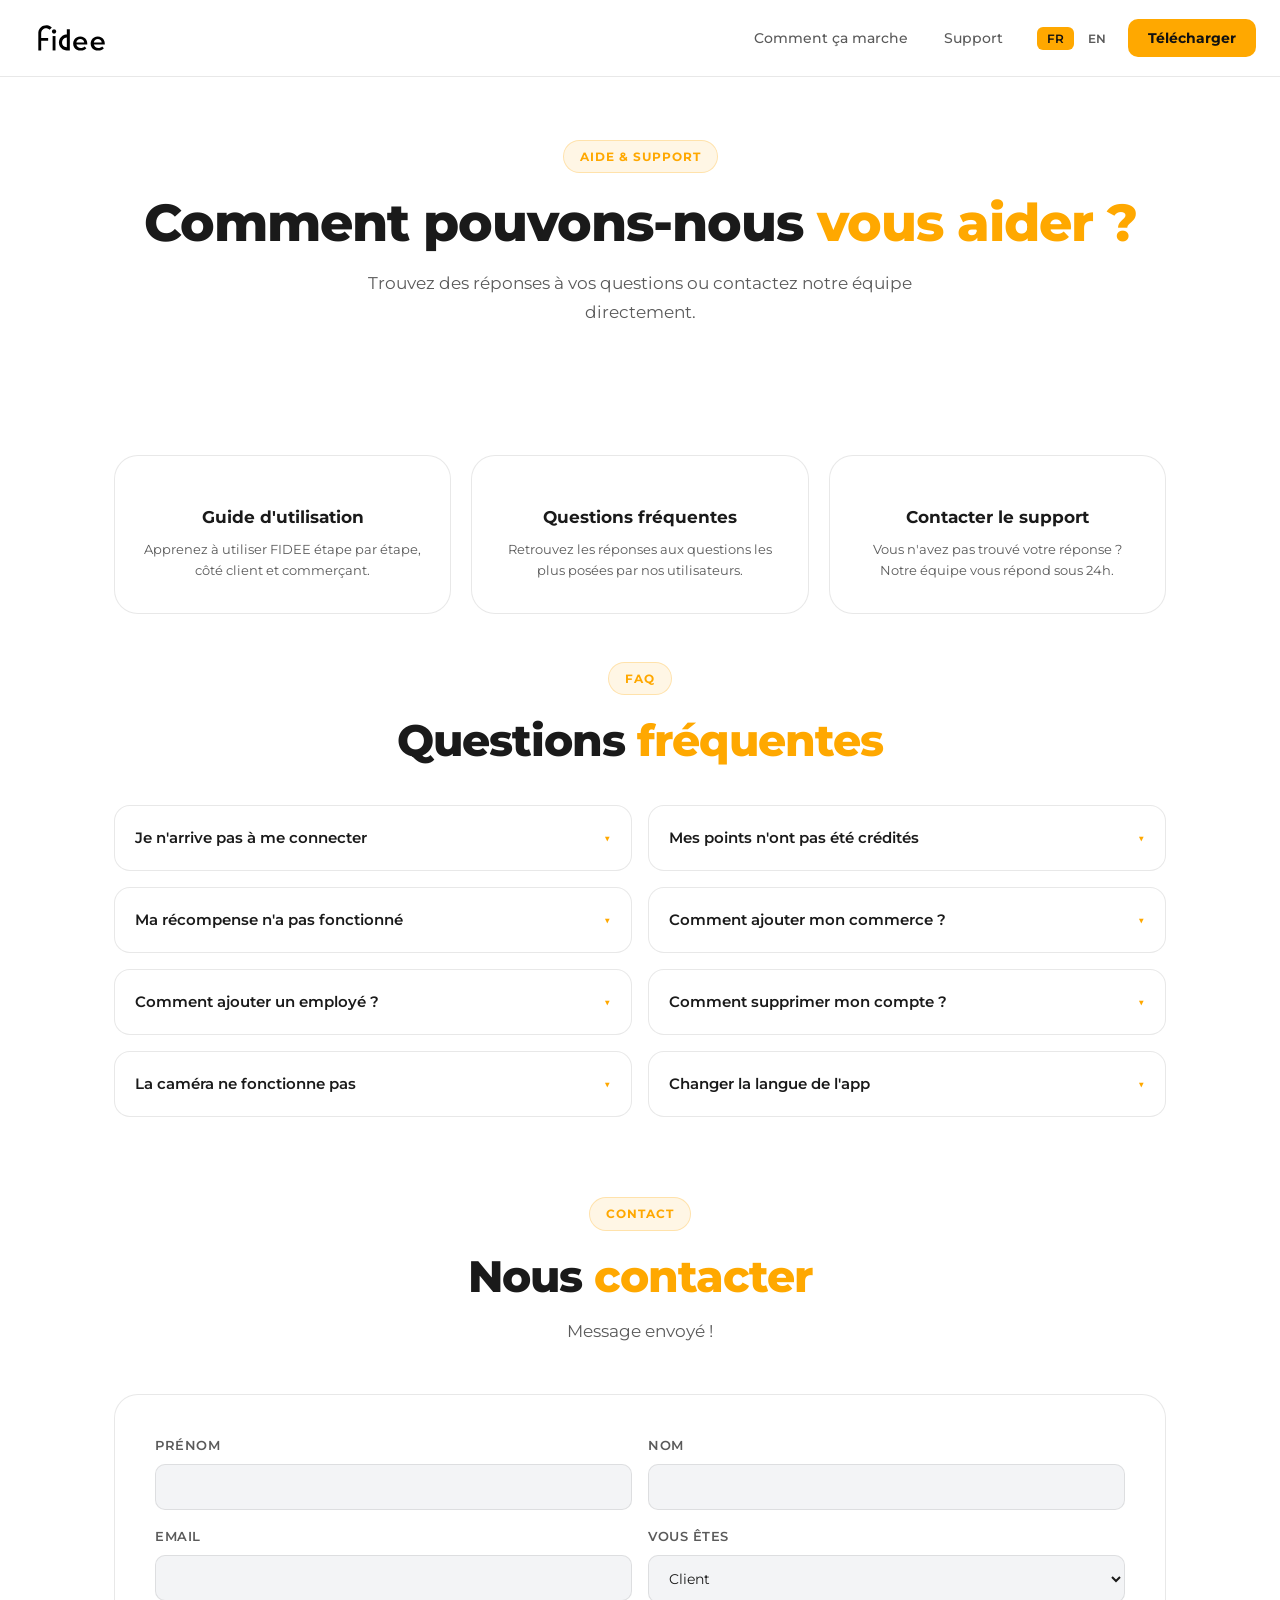
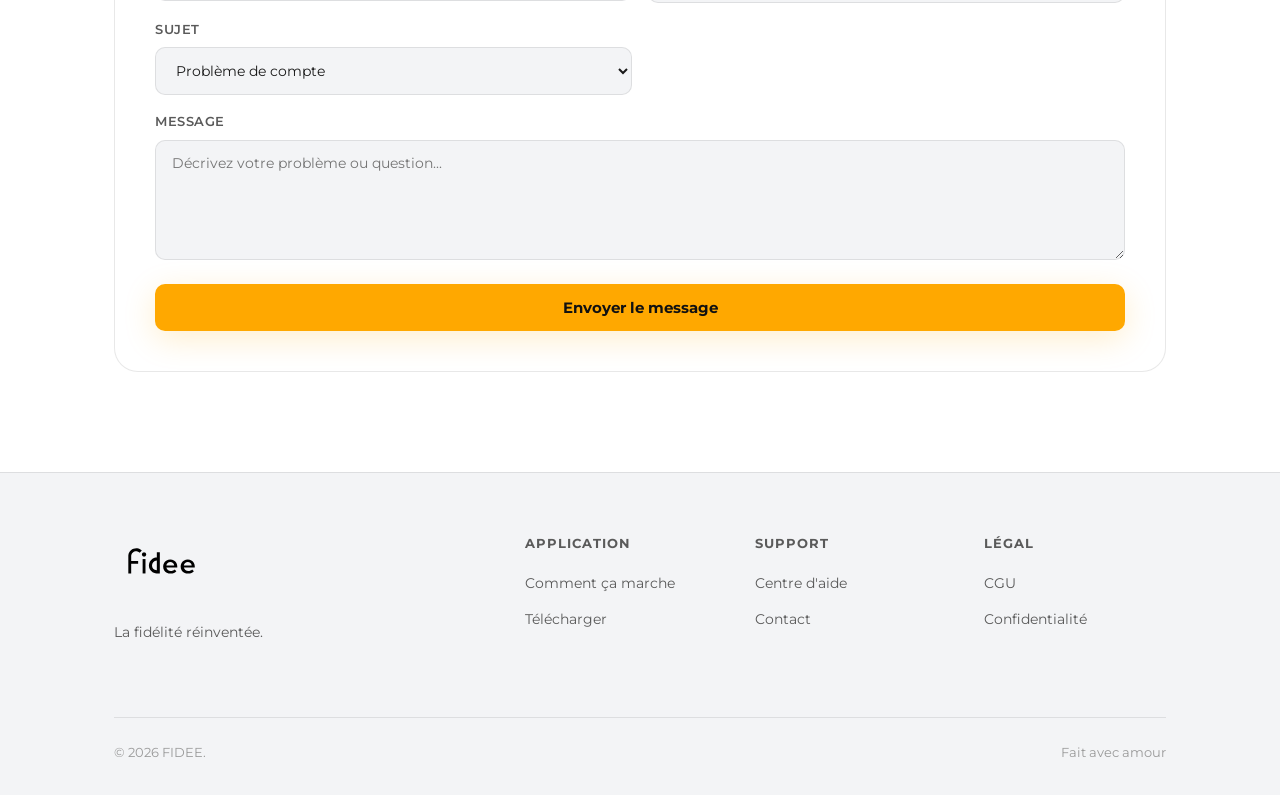
<file: support.html>
<!DOCTYPE html>
<html lang="fr">
<head>
  <meta charset="UTF-8">
  <meta name="viewport" content="width=device-width, initial-scale=1.0">
  <title>Support & Aide — FIDEE</title>
  <meta name="description" content="Centre d'aide FIDEE. Trouvez des réponses à vos questions ou contactez notre équipe.">
  <link rel="icon" type="image/png" sizes="32x32" href="Design%20sans%20titre%20(1).png">
  <link rel="icon" type="image/png" sizes="192x192" href="Design%20sans%20titre%20(1).png">
  <link rel="apple-touch-icon" sizes="180x180" href="Design%20sans%20titre%20(1).png">
  <link rel="shortcut icon" href="Design%20sans%20titre%20(1).png">
  <link rel="stylesheet" href="style.css">
  <style>
    .support-grid {
      display: grid;
      grid-template-columns: repeat(3, 1fr);
      gap: 20px;
      margin: 48px 0;
    }

    .support-card {
      background: var(--card);
      border: 1px solid var(--border);
      border-radius: var(--radius-xl);
      padding: 32px 24px;
      text-align: center;
      transition: all 0.3s;
      cursor: pointer;
      text-decoration: none;
      color: var(--text);
      display: block;
    }

    .support-card:hover {
      border-color: rgba(255,168,0,0.3);
      transform: translateY(-4px);
    }

    .support-card-icon {
      font-size: 44px;
      margin-bottom: 16px;
      display: block;
    }

    .support-card h3 {
      font-size: 17px;
      font-weight: 700;
      margin-bottom: 8px;
    }

    .support-card p {
      font-size: 13px;
      color: var(--text-secondary);
      line-height: 1.6;
    }

    .topics-grid {
      display: grid;
      grid-template-columns: 1fr 1fr;
      gap: 16px;
      margin-top: 40px;
    }

    .topic-card {
      background: var(--card);
      border: 1px solid var(--border);
      border-radius: var(--radius);
      padding: 20px;
      cursor: pointer;
      transition: all 0.2s;
    }

    .topic-card:hover {
      border-color: rgba(255,168,0,0.3);
    }

    .topic-card.open {
      border-color: rgba(255,168,0,0.2);
      background: rgba(255,168,0,0.04);
    }

    .topic-header {
      display: flex;
      justify-content: space-between;
      align-items: center;
    }

    .topic-title {
      font-size: 15px;
      font-weight: 600;
      display: flex;
      align-items: center;
      gap: 10px;
    }

    .topic-body {
      max-height: 0;
      overflow: hidden;
      transition: all 0.3s;
      font-size: 14px;
      color: var(--text-secondary);
      line-height: 1.7;
    }

    .topic-body.open {
      max-height: 500px;
      margin-top: 14px;
    }

    .topic-arrow { transition: transform 0.3s; font-size: 11px; color: var(--primary); }
    .topic-arrow.open { transform: rotate(180deg); }

    .contact-form {
      background: var(--card);
      border: 1px solid var(--border);
      border-radius: var(--radius-xl);
      padding: 40px;
      margin-top: 48px;
    }

    .form-grid {
      display: grid;
      grid-template-columns: 1fr 1fr;
      gap: 16px;
    }

    .form-group {
      display: flex;
      flex-direction: column;
      gap: 8px;
    }

    .form-group.full { grid-column: 1 / -1; }

    .form-label {
      font-size: 13px;
      font-weight: 600;
      color: var(--text-secondary);
      text-transform: uppercase;
      letter-spacing: 0.5px;
    }

    .form-input {
      background: var(--dark-2);
      border: 1.5px solid var(--border);
      border-radius: var(--radius-sm);
      padding: 13px 16px;
      font-family: 'Montserrat', sans-serif;
      font-size: 14px;
      color: var(--text);
      transition: border-color 0.2s;
      outline: none;
    }

    .form-input:focus { border-color: var(--primary); }

    textarea.form-input {
      resize: vertical;
      min-height: 120px;
    }

    .form-select {
      background: var(--dark-2);
      border: 1.5px solid var(--border);
      border-radius: var(--radius-sm);
      padding: 13px 16px;
      font-family: 'Montserrat', sans-serif;
      font-size: 14px;
      color: var(--text);
      outline: none;
      cursor: pointer;
    }

    .success-msg {
      display: none;
      background: rgba(52,199,89,0.1);
      border: 1px solid rgba(52,199,89,0.3);
      border-radius: var(--radius);
      padding: 16px 20px;
      color: #34C759;
      font-size: 14px;
      font-weight: 600;
      margin-top: 16px;
    }

    @media (max-width: 768px) {
      .support-grid { grid-template-columns: 1fr; }
      .topics-grid { grid-template-columns: 1fr; }
      .form-grid { grid-template-columns: 1fr; }
      .form-group.full { grid-column: auto; }
      .contact-form { padding: 24px; }
    }
  </style>
</head>
<body>

<div id="navbar-placeholder"></div>
<div id="mobilenav-placeholder"></div>

<div class="page-hero">
  <div class="container">
    <div class="section-tag" style="margin: 0 auto 20px;"><span data-fr="Aide & Support" data-en="Help & Support">Aide & Support</span></div>
    <h1 class="section-title" data-fr="Comment pouvons-nous <span>vous aider ?</span>" data-en="How can we <span>help you?</span>">Comment pouvons-nous <span>vous aider ?</span></h1>
    <p class="section-subtitle" data-fr="Trouvez des réponses à vos questions ou contactez notre équipe directement." data-en="Find answers to your questions or contact our team directly.">
      Trouvez des réponses à vos questions ou contactez notre équipe directement.
    </p>
  </div>
</div>

<section style="padding-top: 0;">
  <div class="container">

    <!-- QUICK LINKS -->
    <div class="support-grid">
      <a href="comment-ca-marche.html" class="support-card">
        <span class="support-card-icon"></span>
        <h3 data-fr="Guide d'utilisation" data-en="User Guide">Guide d'utilisation</h3>
        <p data-fr="Apprenez à utiliser FIDEE étape par étape, côté client et commerçant." data-en="Learn how to use FIDEE step by step, as a customer or merchant.">Apprenez à utiliser FIDEE étape par étape, côté client et commerçant.</p>
      </a>
      <a href="#faq" class="support-card">
        <span class="support-card-icon"></span>
        <h3 data-fr="Questions fréquentes" data-en="FAQ">Questions fréquentes</h3>
        <p data-fr="Retrouvez les réponses aux questions les plus posées par nos utilisateurs." data-en="Find answers to the most common questions from our users.">Retrouvez les réponses aux questions les plus posées par nos utilisateurs.</p>
      </a>
      <a href="#contact" class="support-card">
        <span class="support-card-icon"></span>
        <h3 data-fr="Contacter le support" data-en="Contact Support">Contacter le support</h3>
        <p data-fr="Vous n'avez pas trouvé votre réponse ? Notre équipe vous répond sous 24h." data-en="Didn't find your answer? Our team replies within 24 hours.">Vous n'avez pas trouvé votre réponse ? Notre équipe vous répond sous 24h.</p>
      </a>
    </div>

    <!-- FAQ TOPICS -->
    <div id="faq">
      <div class="text-center">
        <div class="section-tag" style="margin: 0 auto 20px;">FAQ</div>
        <h2 class="section-title" data-fr="Questions <span>fréquentes</span>" data-en="Frequently asked <span>questions</span>">Questions <span>fréquentes</span></h2>
      </div>

      <div class="topics-grid">
        <div class="topic-card" onclick="toggleTopic(this)">
          <div class="topic-header">
            <div class="topic-title"><span data-fr="Je n'arrive pas à me connecter" data-en="I can't log in">Je n'arrive pas à me connecter</span></div>
            <span class="topic-arrow">▼</span>
          </div>
          <div class="topic-body" data-fr="Vérifiez que vous utilisez la bonne adresse email. Si vous avez oublié votre mot de passe, utilisez le bouton 'Mot de passe oublié' sur l'écran de connexion. Un email de réinitialisation vous sera envoyé." data-en="Check that you're using the correct email address. If you've forgotten your password, use the 'Forgot password' button on the login screen. A reset email will be sent to you.">
            Vérifiez que vous utilisez la bonne adresse email. Si vous avez oublié votre mot de passe, utilisez le bouton 'Mot de passe oublié' sur l'écran de connexion. Un email de réinitialisation vous sera envoyé.
          </div>
        </div>

        <div class="topic-card" onclick="toggleTopic(this)">
          <div class="topic-header">
            <div class="topic-title"><span data-fr="Mes points n'ont pas été crédités" data-en="My points weren't credited">Mes points n'ont pas été crédités</span></div>
            <span class="topic-arrow">▼</span>
          </div>
          <div class="topic-body" data-fr="Les points sont crédités par le commerçant lors de votre passage en caisse. Si vos points ne s'affichent pas, vérifiez que vous avez bien présenté votre QR code au commerçant. Si le problème persiste, contactez directement le commerce." data-en="Points are credited by the merchant at checkout. If your points don't appear, verify that you showed your QR code to the merchant. If the problem persists, contact the store directly.">
            Les points sont crédités par le commerçant lors de votre passage en caisse. Si vos points ne s'affichent pas, vérifiez que vous avez bien présenté votre QR code au commerçant. Si le problème persiste, contactez directement le commerce.
          </div>
        </div>

        <div class="topic-card" onclick="toggleTopic(this)">
          <div class="topic-header">
            <div class="topic-title"><span data-fr="Ma récompense n'a pas fonctionné" data-en="My reward didn't work">Ma récompense n'a pas fonctionné</span></div>
            <span class="topic-arrow">▼</span>
          </div>
          <div class="topic-body" data-fr="Pour utiliser une récompense, appuyez sur le palier débloqué dans votre cagnotte, un QR code s'affiche. Présentez-le au commerçant pour qu'il le scanne et valide la récompense. Les points sont débités uniquement à ce moment-là." data-en="To use a reward, tap the unlocked tier in your balance, a QR code is displayed. Show it to the merchant to scan and validate the reward. Points are only deducted at this moment.">
            Pour utiliser une récompense, appuyez sur le palier débloqué dans votre cagnotte, un QR code s'affiche. Présentez-le au commerçant pour qu'il le scanne et valide la récompense. Les points sont débités uniquement à ce moment-là.
          </div>
        </div>

        <div class="topic-card" onclick="toggleTopic(this)">
          <div class="topic-header">
            <div class="topic-title"><span data-fr="Comment ajouter mon commerce ?" data-en="How to add my store?">Comment ajouter mon commerce ?</span></div>
            <span class="topic-arrow">▼</span>
          </div>
          <div class="topic-body" data-fr="Créez un compte FIDEE, puis allez dans l'onglet Gérant. L'onglet Gérant apparaît une fois que vous avez créé votre premier commerce depuis Paramètres → Espace Gérant. Remplissez les informations de votre commerce et c'est terminé !" data-en="Create a FIDEE account, then go to the Manager tab. The Manager tab appears once you've created your first store from Settings → Manager Space. Fill in your store information and you're done!">
            Créez un compte FIDEE, puis allez dans l'onglet Gérant. L'onglet Gérant apparaît une fois que vous avez créé votre premier commerce depuis Paramètres → Espace Gérant. Remplissez les informations de votre commerce et c'est terminé !
          </div>
        </div>

        <div class="topic-card" onclick="toggleTopic(this)">
          <div class="topic-header">
            <div class="topic-title"><span data-fr="Comment ajouter un employé ?" data-en="How to add an employee?">Comment ajouter un employé ?</span></div>
            <span class="topic-arrow">▼</span>
          </div>
          <div class="topic-body" data-fr="Dans l'onglet Gérant, allez dans 'Gérer le staff'. L'employé doit d'abord avoir un compte FIDEE. Entrez son adresse email et choisissez son rôle (Collaborateur ou Manager). Il aura immédiatement accès à votre espace gérant." data-en="In the Manager tab, go to 'Manage staff'. The employee must first have a FIDEE account. Enter their email address and choose their role (Collaborator or Manager). They'll immediately have access to your manager space.">
            Dans l'onglet Gérant, allez dans 'Gérer le staff'. L'employé doit d'abord avoir un compte FIDEE. Entrez son adresse email et choisissez son rôle (Collaborateur ou Manager). Il aura immédiatement accès à votre espace gérant.
          </div>
        </div>

        <div class="topic-card" onclick="toggleTopic(this)">
          <div class="topic-header">
            <div class="topic-title"><span data-fr="Comment supprimer mon compte ?" data-en="How to delete my account?">Comment supprimer mon compte ?</span></div>
            <span class="topic-arrow">▼</span>
          </div>
          <div class="topic-body" data-fr="Allez dans Paramètres → Profil. Vous trouverez l'option de suppression de compte en bas de la page. Attention, cette action est irréversible et entraîne la perte de tous vos points." data-en="Go to Settings → Profile. You'll find the account deletion option at the bottom of the page. Warning, this action is irreversible and results in the loss of all your points.">
            Allez dans Paramètres → Profil. Vous trouverez l'option de suppression de compte en bas de la page. Attention, cette action est irréversible et entraîne la perte de tous vos points.
          </div>
        </div>

        <div class="topic-card" onclick="toggleTopic(this)">
          <div class="topic-header">
            <div class="topic-title"><span data-fr="La caméra ne fonctionne pas" data-en="Camera doesn't work">La caméra ne fonctionne pas</span></div>
            <span class="topic-arrow">▼</span>
          </div>
          <div class="topic-body" data-fr="Vérifiez que vous avez autorisé FIDEE à accéder à la caméra dans les paramètres de votre téléphone (Réglages → FIDEE → Caméra). Si le problème persiste, vous pouvez toujours saisir le code manuellement." data-en="Check that you've allowed FIDEE to access the camera in your phone settings (Settings → FIDEE → Camera). If the problem persists, you can always enter the code manually.">
            Vérifiez que vous avez autorisé FIDEE à accéder à la caméra dans les paramètres de votre téléphone (Réglages → FIDEE → Caméra). Si le problème persiste, vous pouvez toujours saisir le code manuellement.
          </div>
        </div>

        <div class="topic-card" onclick="toggleTopic(this)">
          <div class="topic-header">
            <div class="topic-title"><span data-fr="Changer la langue de l'app" data-en="Change the app language">Changer la langue de l'app</span></div>
            <span class="topic-arrow">▼</span>
          </div>
          <div class="topic-body" data-fr="Allez dans Paramètres → Langue. Vous pouvez choisir entre le français et l'anglais. Vous pouvez aussi changer la langue directement depuis l'écran de connexion." data-en="Go to Settings → Language. You can choose between French and English. You can also change the language directly from the login screen.">
            Allez dans Paramètres → Langue. Vous pouvez choisir entre le français et l'anglais. Vous pouvez aussi changer la langue directement depuis l'écran de connexion.
          </div>
        </div>
      </div>
    </div>

    <!-- CONTACT FORM -->
    <div id="contact" style="margin-top: 80px;">
      <div class="text-center" style="margin-bottom: 40px;">
        <div class="section-tag" style="margin: 0 auto 20px;"><span data-fr="Contact" data-en="Contact">Contact</span></div>
        <h2 class="section-title" data-fr="Nous <span>contacter</span>" data-en="Contact <span>us</span>">Nous <span>contacter</span></h2>
        <p class="section-subtitle" data-fr="Message envoyé !" data-en="Message sent!">Message envoyé !</p>
      </div>

      <div class="contact-form">
        <form id="contactForm" action="https://formspree.io/f/mqegkvwy" method="POST" onsubmit="submitForm(event)">
          <input type="hidden" name="_subject" value="Nouveau message support FIDEE">
          <input type="text" name="_gotcha" style="display:none" tabindex="-1" autocomplete="off">
          <div class="form-grid">
            <div class="form-group">
              <label class="form-label" data-fr="Prénom" data-en="First name">Prénom</label>
              <input type="text" class="form-input" id="firstName" name="firstName" required>
            </div>
            <div class="form-group">
              <label class="form-label" data-fr="Nom" data-en="Last name">Nom</label>
              <input type="text" class="form-input" id="lastName" name="lastName" required>
            </div>
            <div class="form-group">
              <label class="form-label" data-fr="Email" data-en="Email">Email</label>
              <input type="email" class="form-input" id="email" name="email" required>
            </div>
            <div class="form-group">
              <label class="form-label" data-fr="Vous êtes" data-en="You are">Vous êtes</label>
              <select class="form-select form-input" id="userType" name="userType">
                <option value="client" data-fr="Client" data-en="Customer">Client</option>
                <option value="merchant" data-fr="Commerçant" data-en="Merchant">Commerçant</option>
                <option value="other" data-fr="Autre" data-en="Other">Autre</option>
              </select>
            </div>
            <div class="form-group">
              <label class="form-label" data-fr="Sujet" data-en="Subject">Sujet</label>
              <select class="form-select form-input" id="subject" name="subject">
                <option value="account" data-fr="Problème de compte" data-en="Account issue">Problème de compte</option>
                <option value="points" data-fr="Problème de points" data-en="Points issue">Problème de points</option>
                <option value="reward" data-fr="Problème de récompense" data-en="Reward issue">Problème de récompense</option>
                <option value="merchant" data-fr="Question commerçant" data-en="Merchant question">Question commerçant</option>
                <option value="bug" data-fr="Bug / Problème technique" data-en="Bug / Technical issue">Bug / Problème technique</option>
                <option value="other" data-fr="Autre" data-en="Other">Autre</option>
              </select>
            </div>
            <div class="form-group full">
              <label class="form-label" data-fr="Message" data-en="Message">Message</label>
              <textarea class="form-input" id="message" name="message" required placeholder="Décrivez votre problème ou question..."></textarea>
            </div>
          </div>
          <div style="margin-top: 24px;">
            <button type="submit" class="btn btn-primary" id="submitBtn" style="width: 100%; justify-content: center;">
              <span data-fr="Envoyer le message" data-en="Send message">Envoyer le message</span>
            </button>
          </div>
          <div class="success-msg" id="successMsg">
            <span data-fr="Message envoyé ! Nous vous répondrons dans les 24 heures." data-en="Message sent! We'll reply within 24 hours.">Message envoyé ! Nous vous répondrons dans les 24 heures.</span>
          </div>
        </form>
      </div>
    </div>

  </div>
</section>

<div id="footer-placeholder"></div>

<script src="components.js"></script>
<script>
  window._onLangChange = function (lang) {
    document.querySelectorAll('.topic-body').forEach(function (el) {
      var text = el.getAttribute('data-' + lang);
      if (text) el.textContent = text;
    });
  };
  initComponents();

  function toggleTopic(card) {
    var body = card.querySelector('.topic-body');
    var arrow = card.querySelector('.topic-arrow');
    body.classList.toggle('open');
    arrow.classList.toggle('open');
    card.classList.toggle('open');
  }

  async function submitForm(e) {
    e.preventDefault();
    var form = document.getElementById('contactForm');
    var btn = document.getElementById('submitBtn');
    var btnLabel = btn.querySelector('span') || btn;
    btnLabel.textContent = currentLang === 'fr' ? '⏳ Envoi...' : '⏳ Sending...';
    btn.disabled = true;

    try {
      var formData = new FormData(form);
      var response = await fetch(form.action, {
        method: 'POST',
        body: formData,
        headers: { 'Accept': 'application/json' }
      });

      if (!response.ok) {
        throw new Error('Form submit failed');
      }

      form.reset();
      document.getElementById('successMsg').style.display = 'block';
    } catch (error) {
      alert(currentLang === 'fr'
        ? "L'envoi a échoué. Merci de réessayer."
        : 'Sending failed. Please try again.');
    } finally {
      btnLabel.textContent = currentLang === 'fr' ? 'Envoyer le message' : 'Send message';
      btn.disabled = false;
    }
  }
</script>
</body>
</html>
</file>
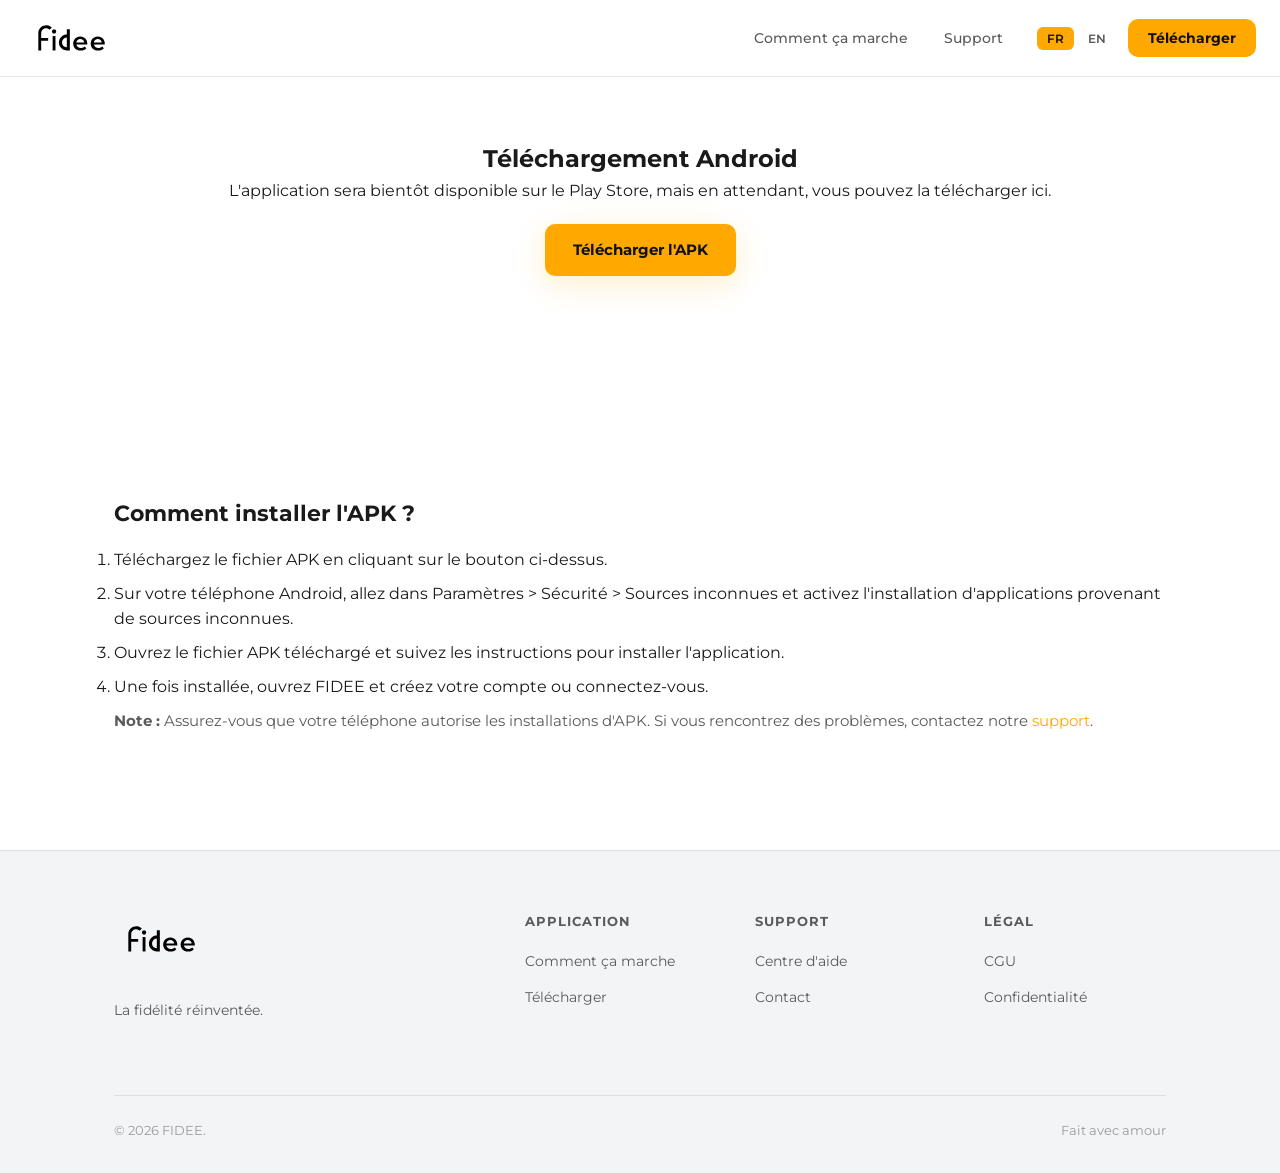
<file: telechargement-android.html>
<!DOCTYPE html>
<html lang="fr">
<head>
  <meta charset="UTF-8">
  <meta name="viewport" content="width=device-width, initial-scale=1.0">
  <title>Téléchargement Android — FIDEE</title>
  <meta name="description" content="Téléchargez l'application FIDEE pour Android.">
  <link rel="icon" type="image/png" sizes="32x32" href="Design%20sans%20titre%20(1).png">
  <link rel="icon" type="image/png" sizes="192x192" href="Design%20sans%20titre%20(1).png">
  <link rel="apple-touch-icon" sizes="180x180" href="Design%20sans%20titre%20(1).png">
  <link rel="shortcut icon" href="Design%20sans%20titre%20(1).png">
  <link rel="stylesheet" href="style.css">
</head>
<body>

<div id="navbar-placeholder"></div>
<div id="mobilenav-placeholder"></div>

<section class="page-hero">
  <div class="container">
    <h1>Téléchargement Android</h1>
    <p>L'application sera bientôt disponible sur le Play Store, mais en attendant, vous pouvez la télécharger ici.</p>
    <a href="https://drive.google.com/file/d/1pOkyI3zL3w938WItOb34zxR9H8XIBaZ-/view?usp=sharing" download class="btn btn-primary" style="margin-top: 20px;">Télécharger l'APK</a>
  </div>
</section>

<section class="section">
  <div class="container">
    <div class="prose">
      <h2>Comment installer l'APK ?</h2>
      <ol>
        <li>Téléchargez le fichier APK en cliquant sur le bouton ci-dessus.</li>
        <li>Sur votre téléphone Android, allez dans Paramètres > Sécurité > Sources inconnues et activez l'installation d'applications provenant de sources inconnues.</li>
        <li>Ouvrez le fichier APK téléchargé et suivez les instructions pour installer l'application.</li>
        <li>Une fois installée, ouvrez FIDEE et créez votre compte ou connectez-vous.</li>
      </ol>
      <p><strong>Note :</strong> Assurez-vous que votre téléphone autorise les installations d'APK. Si vous rencontrez des problèmes, contactez notre <a href="support.html">support</a>.</p>
    </div>
  </div>
</section>

<div id="footer-placeholder"></div>

<script src="components.js"></script>
<script>
  initComponents();
</script>

</body>
</html>
</file>
<file: style.css>
@import url('https://fonts.googleapis.com/css2?family=Montserrat:wght@300;400;500;600;700;800;900&display=swap');

:root {
  --primary: #FFA800;
  --primary-dark: #E09600;
  --primary-light: #FFF3D6;
  --dark: #0F0F0F;
  --dark-2: #F3F4F6;
  --dark-3: #E9EAED;
  --card: #FFFFFF;
  --text: #1A1A1A;
  --text-secondary: #5A5A5A;
  --text-muted: #9A9A9A;
  --border: rgba(0,0,0,0.09);
  --radius: 16px;
  --radius-sm: 10px;
  --radius-xl: 24px;
  --shadow: 0 20px 60px rgba(0,0,0,0.1);
  --shadow-orange: 0 8px 32px rgba(255,168,0,0.2);
}

* { margin: 0; padding: 0; box-sizing: border-box; }

html { scroll-behavior: smooth; overflow-x: hidden; }

body {
  font-family: 'Montserrat', sans-serif;
  background: #FFFFFF;
  color: var(--text);
  line-height: 1.6;
}

/* NAV */
nav {
  position: fixed;
  top: 0; left: 0; right: 0;
  z-index: 100;
  padding: 10px 24px;
  display: flex;
  align-items: center;
  justify-content: space-between;
  background: rgba(255,255,255,0.88);
  backdrop-filter: blur(20px);
  border-bottom: 1px solid var(--border);
  transition: all 0.3s;
}

.nav-logo {
  display: flex;
  align-items: center;
  gap: 0;
  text-decoration: none;
  height: 56px;
  overflow: visible;
  flex-shrink: 0;
}

.nav-logo-image {
  height: 68px;
  width: auto;
  display: block;
  filter: invert(1);
}

.nav-links {
  display: flex;
  align-items: center;
  gap: 8px;
  list-style: none;
}

.nav-links a {
  text-decoration: none;
  color: var(--text-secondary);
  font-size: 14px;
  font-weight: 500;
  padding: 8px 14px;
  border-radius: var(--radius-sm);
  transition: all 0.2s;
}

.nav-links a:hover { color: var(--text); background: var(--card); }

.nav-cta {
  background: var(--primary) !important;
  color: #111111 !important;
  font-weight: 700 !important;
  padding: 10px 20px !important;
  border-radius: var(--radius-sm) !important;
}

.nav-cta:hover { background: var(--primary-dark) !important; }

.lang-switcher {
  display: flex;
  gap: 4px;
  background: var(--card);
  border-radius: 8px;
  padding: 4px;
  margin-left: 8px;
}

.lang-btn {
  background: none;
  border: none;
  color: var(--text-secondary);
  font-family: 'Montserrat', sans-serif;
  font-size: 12px;
  font-weight: 600;
  padding: 4px 10px;
  border-radius: 6px;
  cursor: pointer;
  transition: all 0.2s;
}

.lang-btn.active {
  background: var(--primary);
  color: #111111;
}

.hamburger {
  display: none;
  flex-direction: column;
  gap: 5px;
  cursor: pointer;
  padding: 8px;
  background: none;
  border: none;
  touch-action: manipulation;
  -webkit-tap-highlight-color: transparent;
}

.hamburger span {
  width: 24px;
  height: 2px;
  background: var(--text);
  border-radius: 2px;
  transition: all 0.3s;
}

/* CONTAINER */
.container {
  max-width: 1100px;
  margin: 0 auto;
  padding: 0 24px;
}

/* SECTIONS */
section { padding: 100px 0; }

.section-tag {
  display: inline-flex;
  align-items: center;
  gap: 8px;
  background: rgba(255,168,0,0.1);
  border: 1px solid rgba(255,168,0,0.25);
  border-radius: 100px;
  padding: 6px 16px;
  font-size: 12px;
  font-weight: 700;
  color: var(--primary);
  text-transform: uppercase;
  letter-spacing: 1px;
  margin-bottom: 20px;
}

.section-title {
  font-size: clamp(28px, 4vw, 44px);
  font-weight: 800;
  line-height: 1.15;
  letter-spacing: -1px;
  margin-bottom: 16px;
}

.section-title span { color: var(--primary); }

.section-subtitle {
  font-size: 17px;
  color: var(--text-secondary);
  max-width: 560px;
  line-height: 1.7;
}

.text-center { text-align: center; }
.text-center .section-subtitle { margin: 0 auto; }

/* BUTTONS */
.btn {
  display: inline-flex;
  align-items: center;
  gap: 8px;
  padding: 14px 28px;
  border-radius: var(--radius-sm);
  font-family: 'Montserrat', sans-serif;
  font-size: 15px;
  font-weight: 700;
  text-decoration: none;
  cursor: pointer;
  border: none;
  transition: all 0.2s;
}

.btn-primary {
  background: var(--primary);
  color: #111111;
  box-shadow: var(--shadow-orange);
}

.btn-primary:hover {
  background: var(--primary-dark);
  transform: translateY(-2px);
  box-shadow: 0 12px 40px rgba(255,168,0,0.35);
}

.btn-outline {
  background: transparent;
  color: var(--text);
  border: 1.5px solid var(--border);
}

.btn-outline:hover {
  border-color: var(--primary);
  color: var(--primary);
  transform: translateY(-2px);
}

/* CARDS */
.card {
  background: var(--card);
  border: 1px solid var(--border);
  border-radius: var(--radius-xl);
  padding: 32px;
  transition: all 0.3s;
}

.card:hover {
  border-color: rgba(255,168,0,0.2);
  transform: translateY(-4px);
  box-shadow: var(--shadow);
}

/* GRID */
.grid-2 { display: grid; grid-template-columns: 1fr 1fr; gap: 24px; }
.grid-3 { display: grid; grid-template-columns: repeat(3, 1fr); gap: 24px; }
.grid-4 { display: grid; grid-template-columns: repeat(4, 1fr); gap: 20px; }

/* BADGE */
.badge {
  display: inline-flex;
  align-items: center;
  gap: 6px;
  padding: 4px 12px;
  border-radius: 100px;
  font-size: 12px;
  font-weight: 600;
}

.badge-orange { background: rgba(255,168,0,0.15); color: var(--primary); }
.badge-green { background: rgba(52,199,89,0.15); color: #34C759; }
.badge-blue { background: rgba(74,144,226,0.15); color: #4A90E2; }

/* DIVIDER */
.divider {
  height: 1px;
  background: var(--border);
  margin: 0;
}

/* FOOTER */
footer {
  background: var(--dark-2);
  border-top: 1px solid var(--border);
  border-bottom: none;
  padding: 60px 0 32px;
}

.footer-grid {
  display: grid;
  grid-template-columns: 2fr 1fr 1fr 1fr;
  gap: 48px;
  margin-bottom: 48px;
}

.footer-brand p {
  color: var(--text-secondary);
  font-size: 14px;
  line-height: 1.7;
  margin: 16px 0 24px;
  max-width: 280px;
}

.footer-title {
  font-size: 13px;
  font-weight: 700;
  text-transform: uppercase;
  letter-spacing: 1px;
  color: var(--text-secondary);
  margin-bottom: 16px;
}

.footer-links {
  list-style: none;
  display: flex;
  flex-direction: column;
  gap: 10px;
}

.footer-links a {
  text-decoration: none;
  color: var(--text-secondary);
  font-size: 14px;
  transition: color 0.2s;
}

.footer-links a:hover { color: var(--primary); }

.footer-bottom {
  display: flex;
  justify-content: space-between;
  align-items: center;
  padding-top: 24px;
  border-top: 1px solid var(--border);
  font-size: 13px;
  color: var(--text-muted);
}

/* PAGE HERO */
.page-hero {
  padding: 140px 0 80px;
  text-align: center;
}

.page-hero .section-subtitle {
  margin: 0 auto;
  text-align: center;
}

.page-hero .section-title {
  font-size: clamp(32px, 5vw, 52px);
}

/* PROSE */
.prose h2 {
  font-size: 22px;
  font-weight: 700;
  color: var(--text);
  margin: 40px 0 16px;
}

.prose h3 {
  font-size: 17px;
  font-weight: 600;
  color: var(--text);
  margin: 24px 0 12px;
}

.prose p {
  color: var(--text-secondary);
  font-size: 15px;
  line-height: 1.8;
  margin-bottom: 16px;
}

.prose ul {
  color: var(--text-secondary);
  font-size: 15px;
  line-height: 1.8;
  margin: 0 0 16px 20px;
}

.prose li { margin-bottom: 8px; }

.prose a { color: var(--primary); text-decoration: none; }
.prose a:hover { text-decoration: underline; }

/* HIGHLIGHT BOX */
.highlight-box {
  background: rgba(255,168,0,0.06);
  border: 1px solid rgba(255,168,0,0.2);
  border-radius: var(--radius);
  padding: 24px;
  margin: 24px 0;
}

/* RESPONSIVE */
@media (max-width: 768px) {
  .nav-links { display: none; }
  .hamburger { display: flex; }
  .grid-2, .grid-3, .grid-4 { grid-template-columns: 1fr; }
  .footer-grid { grid-template-columns: 1fr 1fr; }
  section { padding: 60px 0; }
  .page-hero { padding: 120px 0 60px; }
}

@media (max-width: 480px) {
  .footer-grid { grid-template-columns: 1fr; }
  .footer-bottom { flex-direction: column; gap: 8px; text-align: center; }
}

/* ANIMATIONS */
@keyframes fadeUp {
  from { opacity: 0; transform: translateY(30px); }
  to { opacity: 1; transform: translateY(0); }
}

@keyframes float {
  0%, 100% { transform: translateY(0); }
  50% { transform: translateY(-12px); }
}

@keyframes pulse {
  0%, 100% { opacity: 1; }
  50% { opacity: 0.5; }
}

.animate-fadeup { animation: fadeUp 0.6s ease forwards; }
.animate-float { animation: float 4s ease-in-out infinite; }

/* MOBILE NAV */
.mobile-nav {
  display: none;
  position: absolute;
  top: 100%;
  left: 0;
  right: 0;
  background: var(--dark-2);
  border-bottom: 1px solid var(--border);
  padding: 16px 24px 24px;
  flex-direction: column;
  gap: 4px;
}

.mobile-nav.open { display: flex; }

.mobile-nav a {
  text-decoration: none;
  color: var(--text-secondary);
  font-size: 15px;
  font-weight: 500;
  padding: 12px 16px;
  border-radius: var(--radius-sm);
  transition: all 0.2s;
}

.mobile-nav a:hover { background: var(--card); color: var(--text); }
</file>
